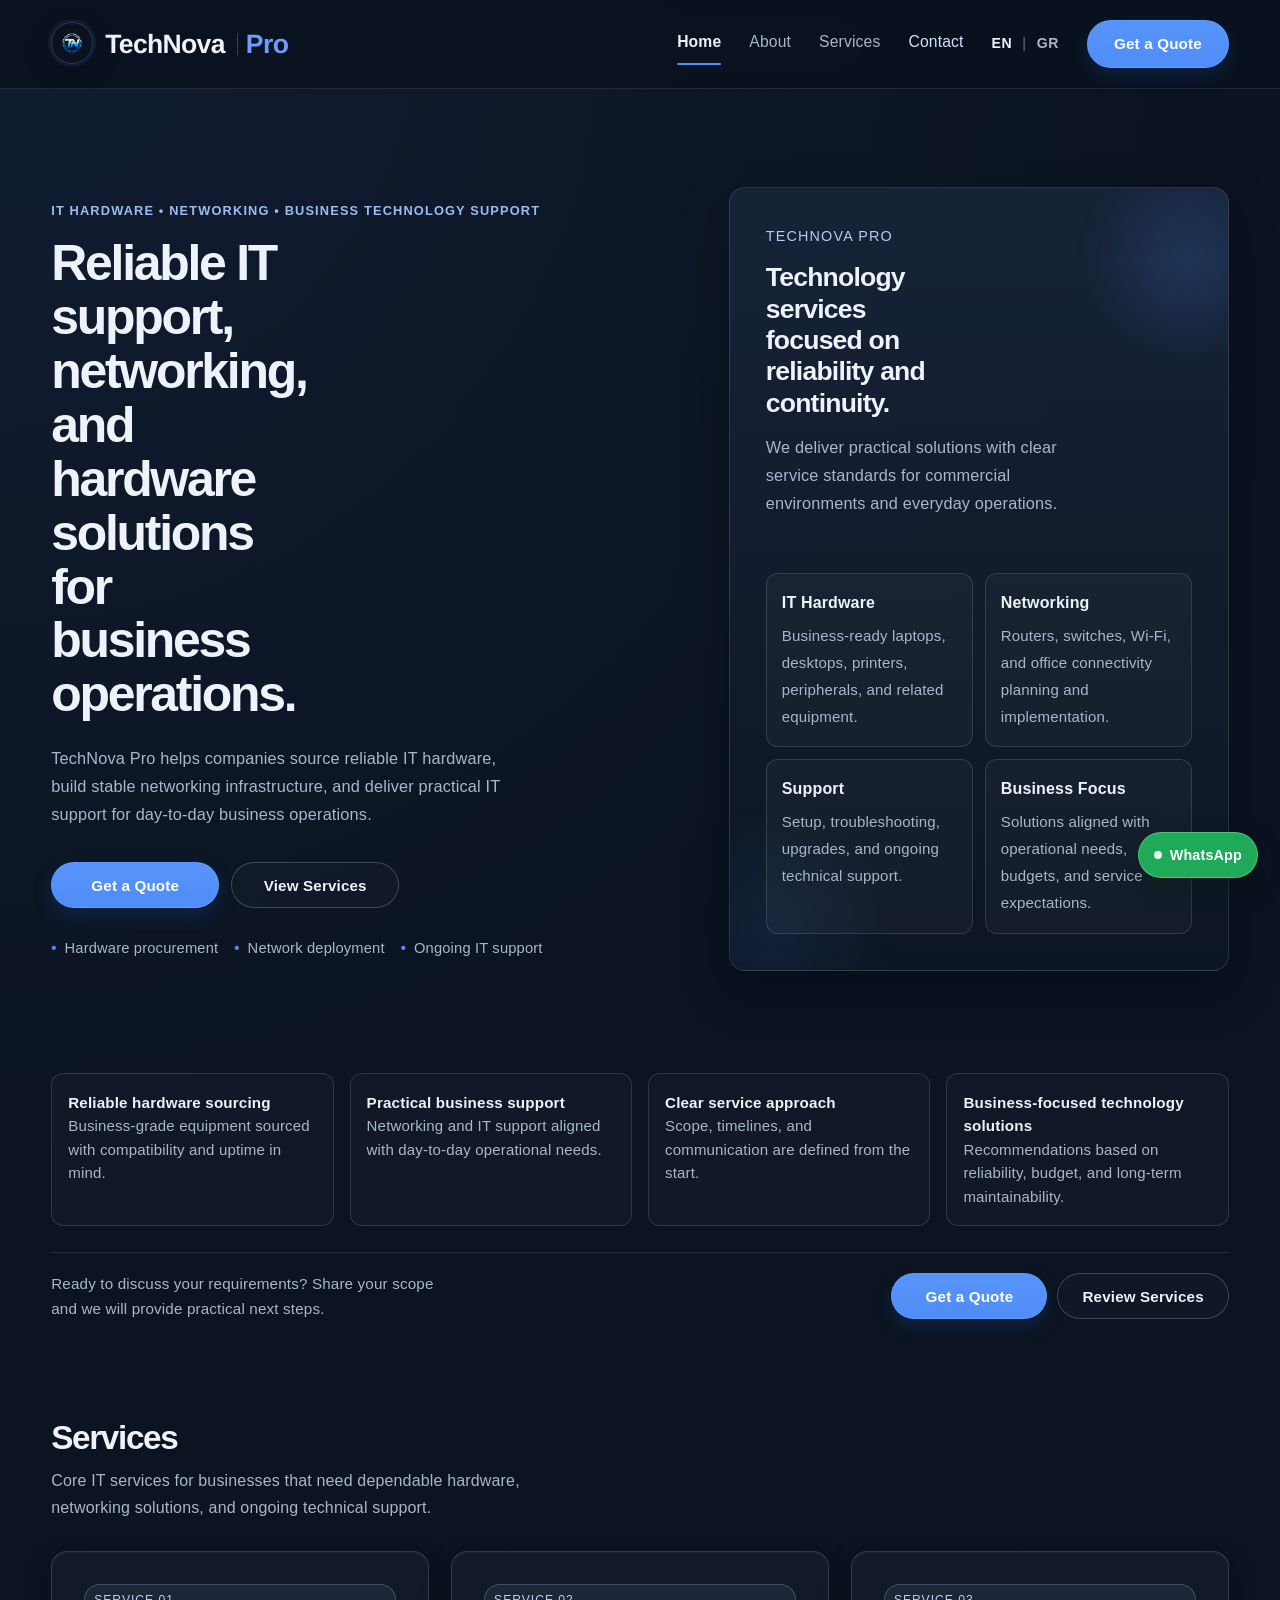
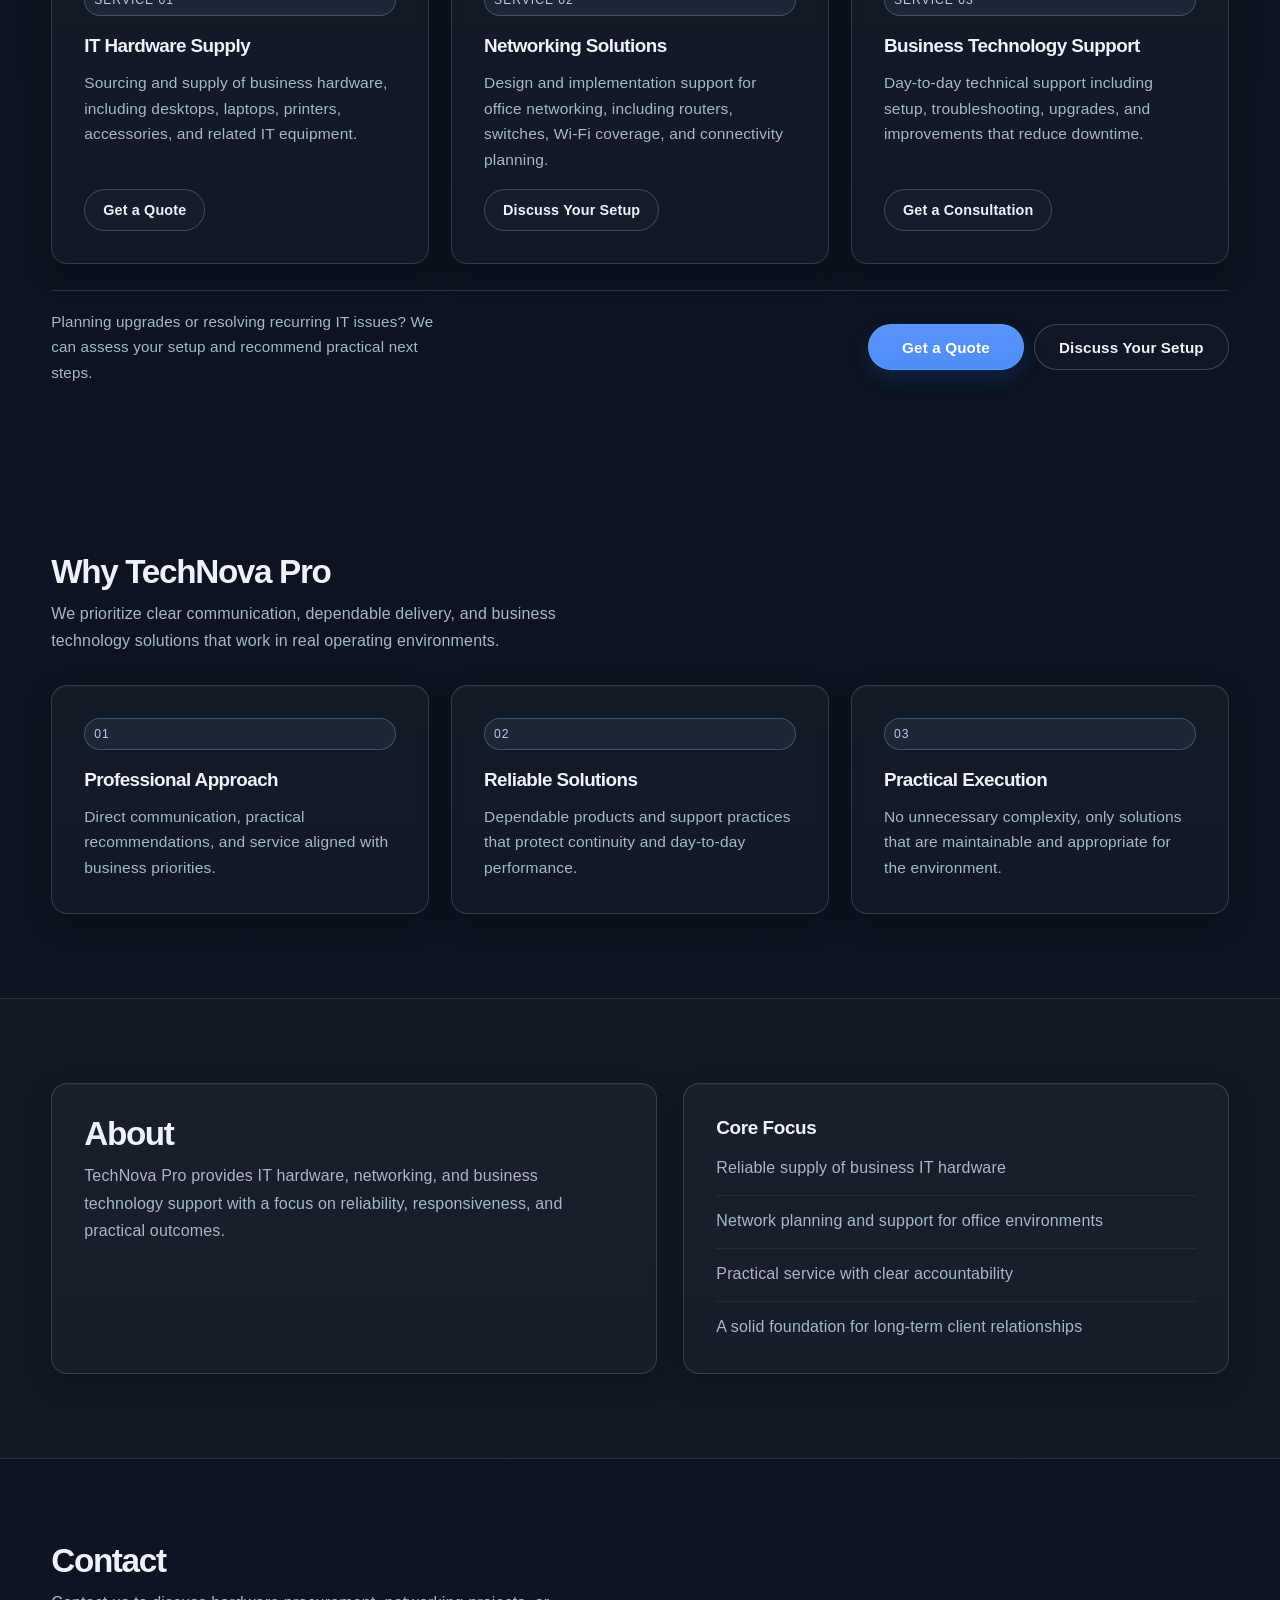
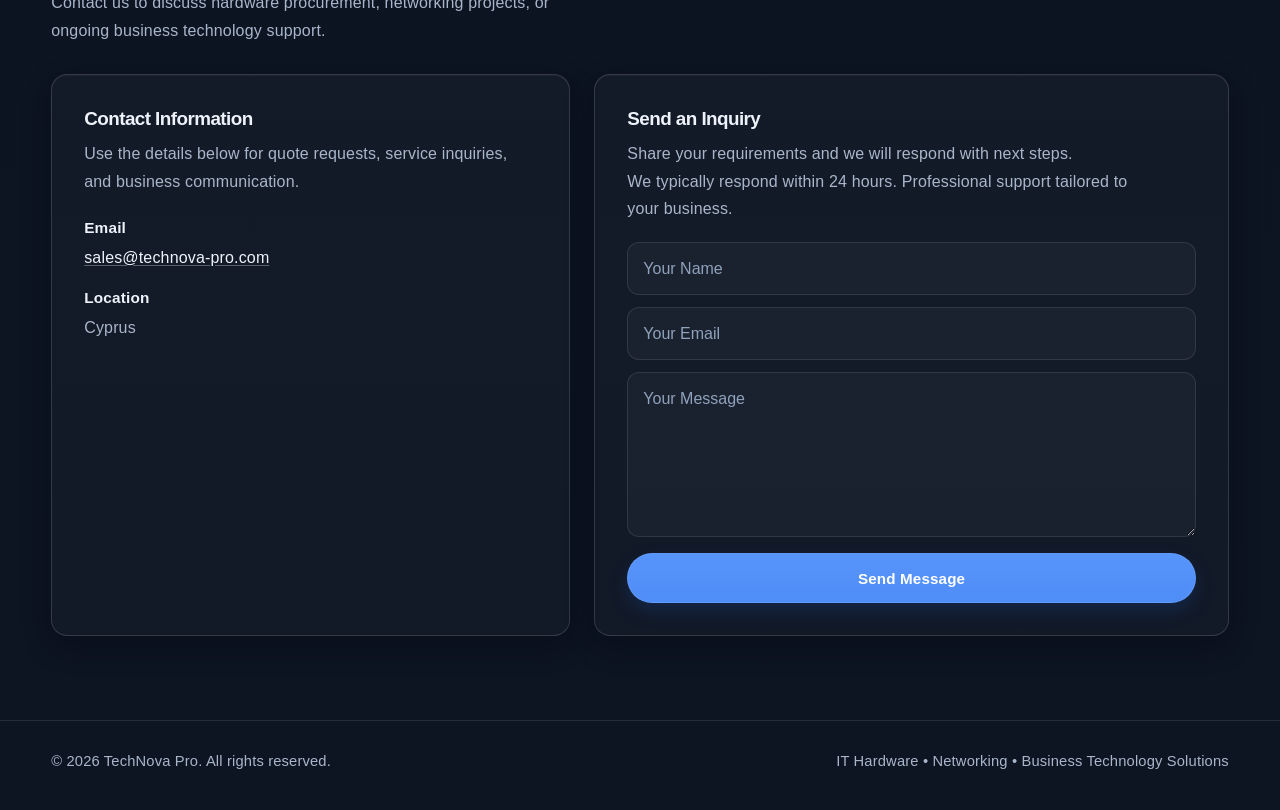
<file: index.html>
<!doctype html>
<html lang="en">
  <head>
    <meta charset="UTF-8" />
    <meta name="viewport" content="width=device-width, initial-scale=1.0" />
    <title>IT Support, Networking & Hardware Solutions | TechNova Pro</title>
    <meta
      name="description"
      content="TechNova Pro delivers business IT support, hardware supply, and reliable networking solutions for day-to-day operations."
    />
    <meta name="theme-color" content="#0d1422" />
    <link rel="canonical" href="https://technova-pro.com/" />
    <link rel="alternate" hreflang="en" href="https://technova-pro.com/" />
    <link rel="alternate" hreflang="el" href="https://technova-pro.com/gr/" />
    <link rel="icon" type="image/png" href="/favicon-32x32.png" />
    <link rel="manifest" href="/site.webmanifest" />
    <meta property="og:type" content="website" />
    <meta property="og:title" content="IT Support, Networking & Hardware Solutions | TechNova Pro" />
    <meta
      property="og:description"
      content="TechNova Pro delivers business IT support, hardware supply, and reliable networking solutions for day-to-day operations."
    />
    <meta property="og:url" content="https://technova-pro.com/" />
    <meta property="og:image" content="https://technova-pro.com/assets/logo-mark.png" />
    <meta property="og:site_name" content="TechNova Pro" />
    <meta name="twitter:card" content="summary" />
    <meta name="twitter:title" content="IT Support, Networking & Hardware Solutions | TechNova Pro" />
    <meta
      name="twitter:description"
      content="TechNova Pro delivers business IT support, hardware supply, and reliable networking solutions for day-to-day operations."
    />
    <meta name="twitter:image" content="https://technova-pro.com/assets/logo-mark.png" />
    <script type="application/ld+json">
      {
        "@context": "https://schema.org",
        "@type": "Organization",
        "name": "TechNova Pro",
        "url": "https://technova-pro.com/",
        "logo": "https://technova-pro.com/assets/logo-mark.png"
      }
    </script>
    <script async src="https://www.googletagmanager.com/gtag/js?id=G-CLG16D0WDW"></script>
    <script>
      window.dataLayer = window.dataLayer || [];
      function gtag(){dataLayer.push(arguments);}
      gtag('js', new Date());
      gtag('config', 'G-CLG16D0WDW');
    </script>
    <link rel="preload" href="style.css" as="style" />
    <link rel="stylesheet" href="style.css" />
  </head>
  <body>
    <header class="site-header">
      <div class="container nav">
        <a href="index.html" class="brand">
          <img src="assets/logo-mark.png" alt="TechNova Pro logo" class="brand-logo" />
          TechNova <span>Pro</span>
        </a>

        <div class="nav-right">
          <nav class="nav-links" aria-label="Primary">
            <a href="index.html" aria-current="page">Home</a>
            <a href="about.html">About</a>
            <a href="services.html">Services</a>
            <a href="contact.html" class="nav-contact-link">Contact</a>
          </nav>
          <div class="lang-switcher" aria-label="Language switcher">
            <a href="index.html" aria-current="true">EN</a>
            <span>|</span>
            <a href="gr/">GR</a>
          </div>
          <a href="#contact" class="btn">Get a Quote</a>
        </div>
      </div>
    </header>

    <main>
      <section class="hero" id="home">
        <div class="container hero-grid">
          <div>
            <div class="hero-label">
              IT Hardware &bull; Networking &bull; Business Technology Support
            </div>
            <h1>
              Reliable IT support, networking, and hardware solutions for business operations.
            </h1>
            <p>
              TechNova Pro helps companies source reliable IT hardware, build
              stable networking infrastructure, and deliver practical IT support
              for day-to-day business operations.
            </p>

            <div class="hero-actions">
              <a href="#contact" class="btn">Get a Quote</a>
              <a href="services.html" class="btn-outline">View Services</a>
            </div>

            <div class="hero-notes">
              <span>Hardware procurement</span>
              <span>Network deployment</span>
              <span>Ongoing IT support</span>
            </div>
          </div>

          <aside class="hero-panel">
            <div class="panel-top">
              <div class="panel-kicker">TechNova Pro</div>
              <h3>Technology services focused on reliability and continuity.</h3>
              <p>
                We deliver practical solutions with clear service standards for
                commercial environments and everyday operations.
              </p>
            </div>

            <div class="panel-bottom">
              <div class="panel-grid">
                <div class="mini-card">
                  <strong>IT Hardware</strong>
                  <span
                    >Business-ready laptops, desktops, printers, peripherals,
                    and related equipment.</span
                  >
                </div>
                <div class="mini-card">
                  <strong>Networking</strong>
                  <span
                    >Routers, switches, Wi-Fi, and office connectivity planning
                    and implementation.</span
                  >
                </div>
                <div class="mini-card">
                  <strong>Support</strong>
                  <span
                    >Setup, troubleshooting, upgrades, and ongoing technical
                    support.</span
                  >
                </div>
                <div class="mini-card">
                  <strong>Business Focus</strong>
                  <span
                    >Solutions aligned with operational needs, budgets, and
                    service expectations.</span
                  >
                </div>
              </div>
            </div>
          </aside>
        </div>
      </section>

      <section class="credibility">
        <div class="container">
          <h2 class="visually-hidden">Business Credibility</h2>
          <div class="trust-grid">
            <div class="trust-item">
              <strong>Reliable hardware sourcing</strong><br />
              Business-grade equipment sourced with compatibility and uptime in mind.
            </div>
            <div class="trust-item">
              <strong>Practical business support</strong><br />
              Networking and IT support aligned with day-to-day operational needs.
            </div>
            <div class="trust-item">
              <strong>Clear service approach</strong><br />
              Scope, timelines, and communication are defined from the start.
            </div>
            <div class="trust-item">
              <strong>Business-focused technology solutions</strong><br />
              Recommendations based on reliability, budget, and long-term maintainability.
            </div>
          </div>
          <div class="section-cta">
            <p>
              Ready to discuss your requirements? Share your scope and we will
              provide practical next steps.
            </p>
            <div class="section-cta-actions">
              <a href="#contact" class="btn">Get a Quote</a>
              <a href="services.html" class="btn-outline">Review Services</a>
            </div>
          </div>
        </div>
      </section>

      <section id="services">
        <div class="container">
          <div class="section-head">
            <div>
              <h2>Services</h2>
              <p>
                Core IT services for businesses that need dependable hardware,
                networking solutions, and ongoing technical support.
              </p>
            </div>
          </div>

          <div class="services-grid">
            <article class="card">
              <div class="card-tag">Service 01</div>
              <h3>IT Hardware Supply</h3>
              <p>
                Sourcing and supply of business hardware, including desktops,
                laptops, printers, accessories, and related IT equipment.
              </p>
              <div class="card-cta">
                <a href="#contact" class="btn-outline">Get a Quote</a>
              </div>
            </article>

            <article class="card">
              <div class="card-tag">Service 02</div>
              <h3>Networking Solutions</h3>
              <p>
                Design and implementation support for office networking,
                including routers, switches, Wi-Fi coverage, and connectivity
                planning.
              </p>
              <div class="card-cta">
                <a href="contact.html" class="btn-outline">Discuss Your Setup</a>
              </div>
            </article>

            <article class="card">
              <div class="card-tag">Service 03</div>
              <h3>Business Technology Support</h3>
              <p>
                Day-to-day technical support including setup, troubleshooting,
                upgrades, and improvements that reduce downtime.
              </p>
              <div class="card-cta">
                <a href="contact.html" class="btn-outline">Get a Consultation</a>
              </div>
            </article>
          </div>

          <div class="section-cta">
            <p>
              Planning upgrades or resolving recurring IT issues? We can assess
              your setup and recommend practical next steps.
            </p>
            <div class="section-cta-actions">
              <a href="#contact" class="btn">Get a Quote</a>
              <a href="#contact" class="btn-outline">Discuss Your Setup</a>
            </div>
          </div>
        </div>
      </section>

      <section>
        <div class="container">
          <div class="section-head">
            <div>
              <h2>Why TechNova Pro</h2>
              <p>
                We prioritize clear communication, dependable delivery, and
                business technology solutions that work in real operating environments.
              </p>
            </div>
          </div>

          <div class="why-grid">
            <article class="card">
              <div class="card-tag">01</div>
              <h3>Professional Approach</h3>
              <p>
                Direct communication, practical recommendations, and service
                aligned with business priorities.
              </p>
            </article>

            <article class="card">
              <div class="card-tag">02</div>
              <h3>Reliable Solutions</h3>
              <p>
                Dependable products and support practices that protect
                continuity and day-to-day performance.
              </p>
            </article>

            <article class="card">
              <div class="card-tag">03</div>
              <h3>Practical Execution</h3>
              <p>
                No unnecessary complexity, only solutions that are maintainable
                and appropriate for the environment.
              </p>
            </article>
          </div>
        </div>
      </section>

      <section class="about" id="about">
        <div class="container about-grid">
          <div class="about-panel">
            <div class="section-head block">
              <h2>About</h2>
              <p>
                TechNova Pro provides IT hardware, networking, and business
                technology support with a focus on reliability, responsiveness,
                and practical outcomes.
              </p>
            </div>
          </div>

          <div class="about-panel">
            <h3 class="panel-title">Core Focus</h3>
            <ul class="about-list">
              <li>Reliable supply of business IT hardware</li>
              <li>Network planning and support for office environments</li>
              <li>Practical service with clear accountability</li>
              <li>
                A solid foundation for long-term client relationships
              </li>
            </ul>
          </div>
        </div>
      </section>

      <section id="contact">
        <div class="container">
          <div class="section-head">
            <div>
              <h2>Contact</h2>
              <p>
                Contact us to discuss hardware procurement, networking projects,
                or ongoing business technology support.
              </p>
            </div>
          </div>

          <div class="contact-grid">
            <div class="contact-card">
              <h3 class="panel-title">Contact Information</h3>
              <p class="text-muted">
                Use the details below for quote requests, service inquiries, and
                business communication.
              </p>

              <div class="contact-block">
                <div>
                  <strong>Email</strong>
                  <span>
                    <a href="mailto:sales@technova-pro.com"
                      >sales@technova-pro.com</a
                    >
                  </span>
                </div>
                <div>
                  <strong>Location</strong>
                  <span>Cyprus</span>
                </div>
              </div>
            </div>

            <div class="form-card">
              <h3 class="panel-title">Send an Inquiry</h3>
              <p class="text-muted">
                Share your requirements and we will respond with next steps.
              </p>
              <p class="text-muted">
                We typically respond within 24 hours. Professional support
                tailored to your business.
              </p>

              <form
                id="contact-form"
                name="contact"
                method="POST"
                action="/"
                netlify="true"
                data-netlify="true"
                data-netlify-honeypot="bot-field"
              >
                <input type="hidden" name="form-name" value="contact" />
                <p hidden>
                  <label>
                    Do not fill this out if you are human:
                    <input name="bot-field" />
                  </label>
                </p>

                <input
                  type="text"
                  name="name"
                  placeholder="Your Name"
                  autocomplete="name"
                  aria-label="Your name"
                  required
                />

                <input
                  type="email"
                  name="email"
                  placeholder="Your Email"
                  autocomplete="email"
                  aria-label="Your email"
                  required
                />

                <textarea
                  name="message"
                  placeholder="Your Message"
                  aria-label="Your message"
                  required
                ></textarea>

                <button type="submit" class="btn">Send Message</button>

                <p
                  id="contact-success"
                  class="form-status form-status-success"
                  hidden
                  role="status"
                  aria-live="polite"
                  tabindex="-1"
                >
                  Thank you. Your inquiry has been sent successfully.
                </p>

                <p
                  id="contact-error"
                  class="form-status form-status-error"
                  hidden
                  role="alert"
                  aria-live="polite"
                  tabindex="-1"
                >
                  Something went wrong. Please try again.
                </p>
              </form>
            </div>
          </div>
        </div>
      </section>
    </main>

    <footer class="site-footer">
      <div class="container footer-row">
        <p>&copy; 2026 TechNova Pro. All rights reserved.</p>
        <p>IT Hardware &bull; Networking &bull; Business Technology Solutions</p>
      </div>
    </footer>

    <a
      class="whatsapp-float"
      href="https://wa.me/35799123456?text=Hello%2C%20I%20would%20like%20to%20discuss%20your%20services."
      target="_blank"
      rel="noopener noreferrer"
      aria-label="Chat with TechNova Pro on WhatsApp"
    >
      <span class="whatsapp-float__dot" aria-hidden="true"></span>
      <span class="whatsapp-float__label">WhatsApp</span>
    </a>

    <script>
      (function () {
        var form = document.getElementById("contact-form");
        var success = document.getElementById("contact-success");
        var error = document.getElementById("contact-error");
        var submitButton = form ? form.querySelector('button[type="submit"]') : null;
        var defaultButtonText = submitButton ? submitButton.textContent : "";

        if (!form || !success || !error || !submitButton) return;

        function encode(formData) {
          return Array.from(formData.entries())
            .map(function (entry) {
              return (
                encodeURIComponent(entry[0]) +
                "=" +
                encodeURIComponent(entry[1])
              );
            })
            .join("&");
        }

        function setStatus(activeMessage) {
          success.hidden = activeMessage !== success;
          error.hidden = activeMessage !== error;

          if (activeMessage) {
            activeMessage.focus();
          }
        }

        form.addEventListener("input", function () {
          setStatus(null);
        });

        form.addEventListener("submit", function (event) {
          event.preventDefault();
          setStatus(null);
          submitButton.disabled = true;
          submitButton.setAttribute("aria-disabled", "true");
          submitButton.textContent = "Sending...";
          submitButton.setAttribute("aria-busy", "true");

          var formData = new FormData(form);

          fetch("/", {
            method: "POST",
            headers: {
              "Content-Type": "application/x-www-form-urlencoded",
            },
            body: encode(formData),
          })
            .then(function (response) {
              if (!response.ok) throw new Error("Request failed");
              form.reset();
              setStatus(success);
            })
            .catch(function () {
              setStatus(error);
            })
            .finally(function () {
              submitButton.disabled = false;
              submitButton.removeAttribute("aria-disabled");
              submitButton.textContent = defaultButtonText;
              submitButton.removeAttribute("aria-busy");
            });
        });
      })();
    </script>
  </body>
</html>
</file>
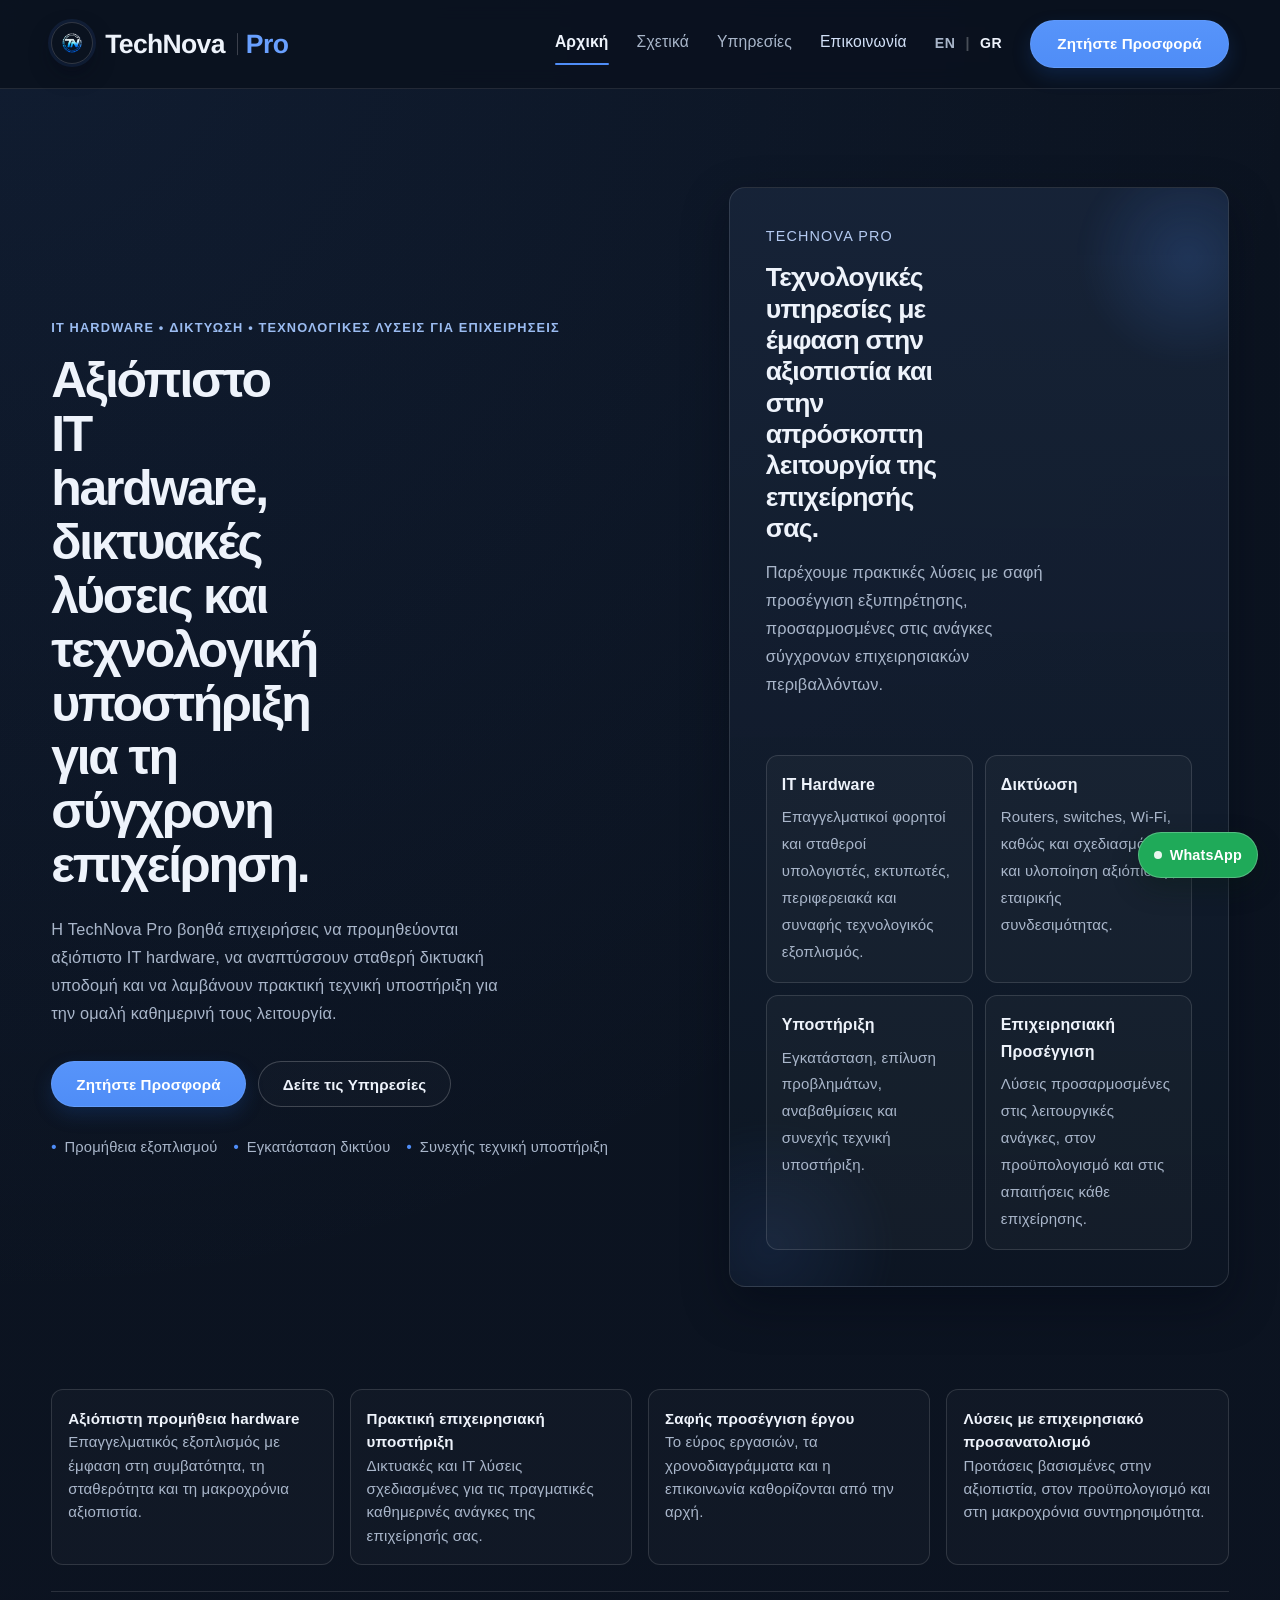
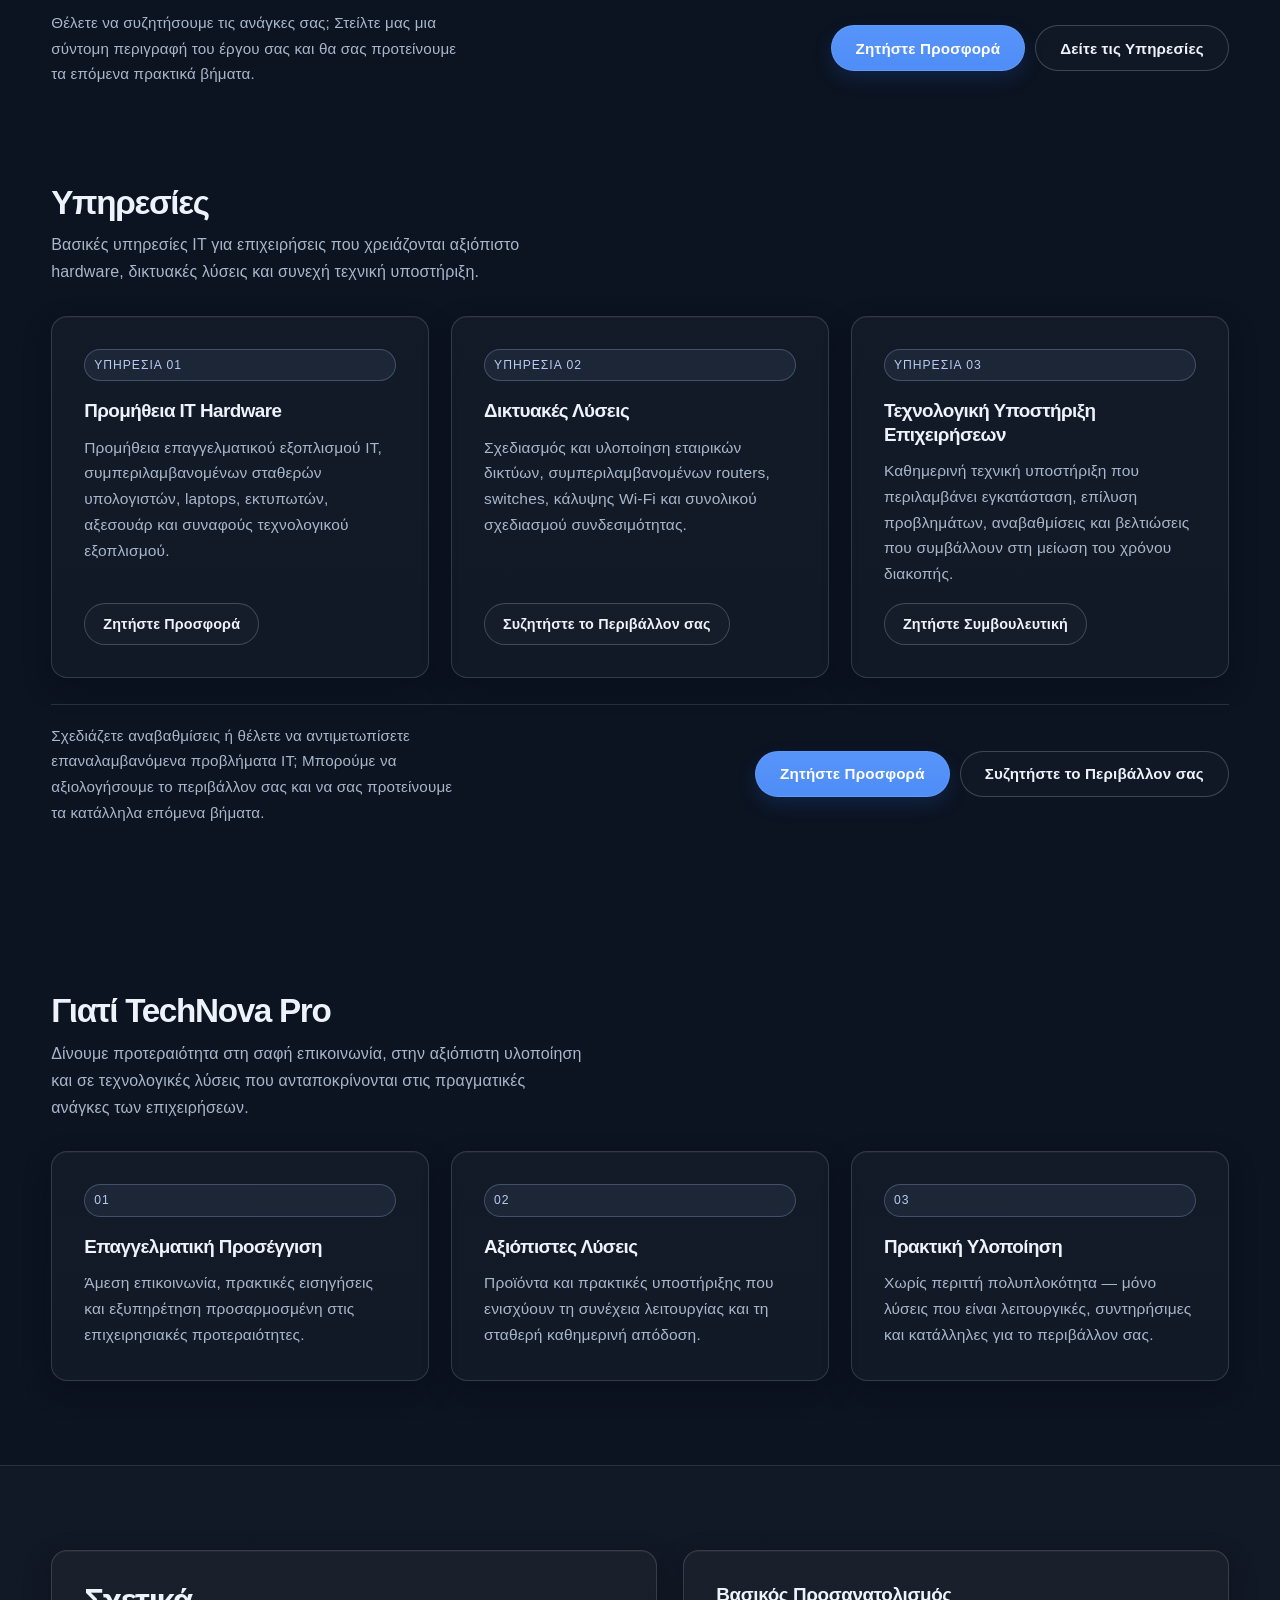
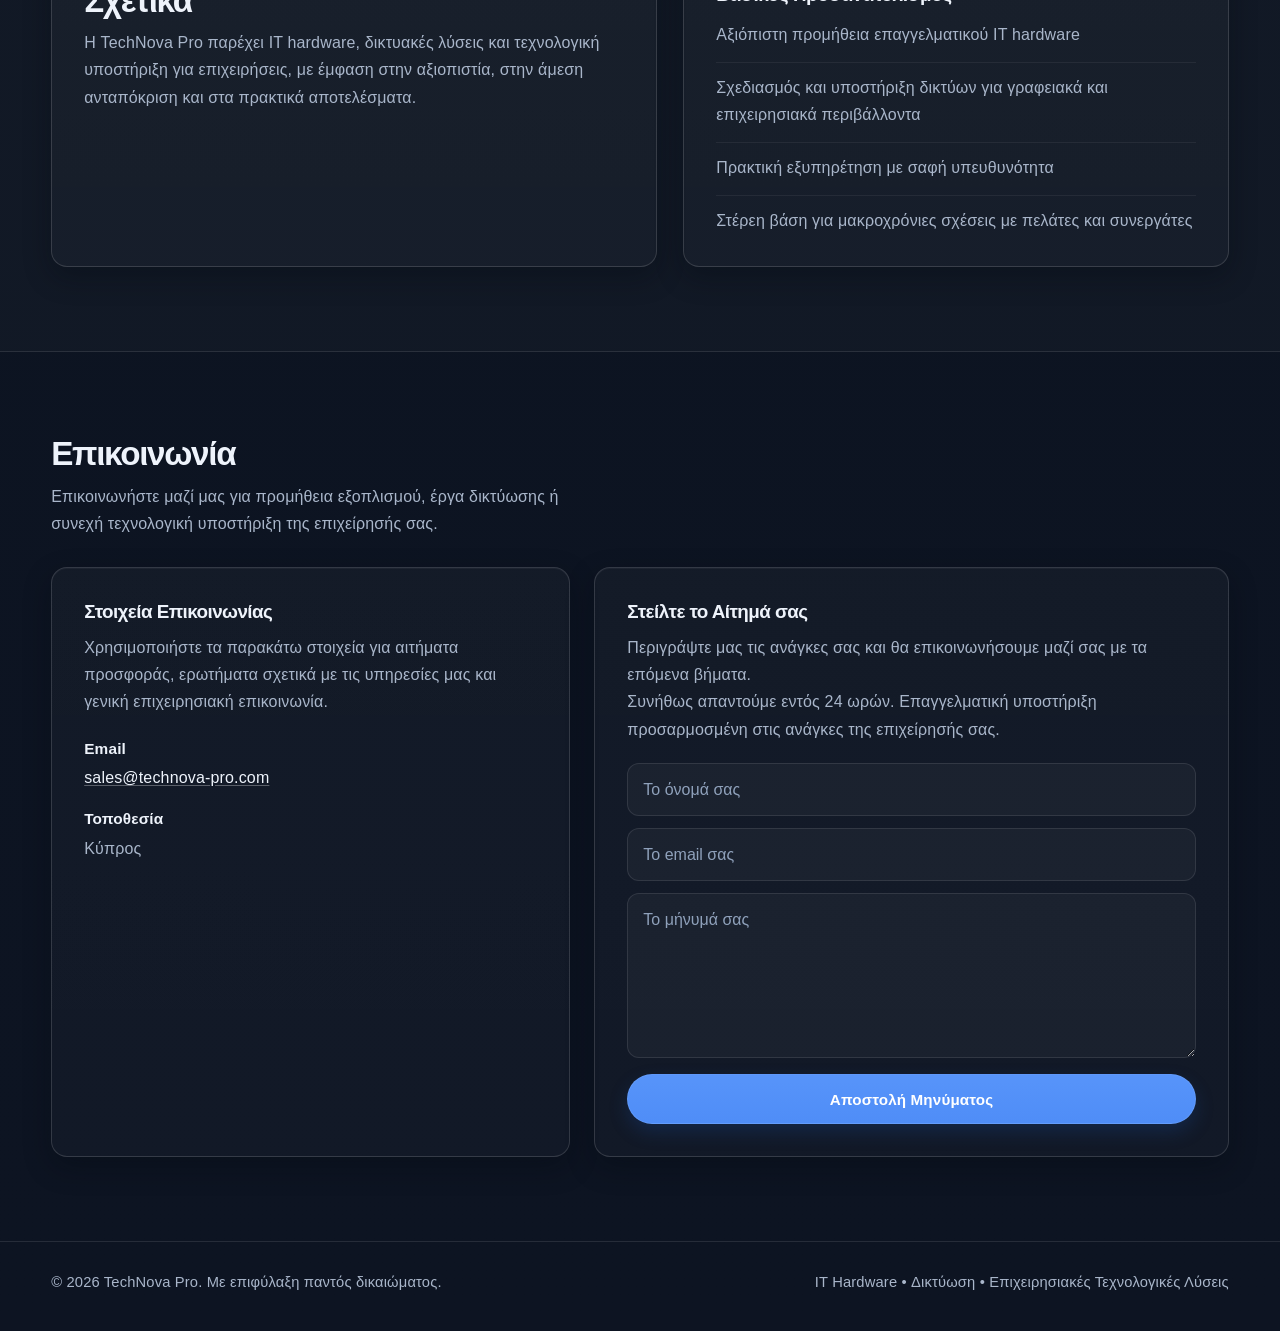
<file: gr/index.html>
<!doctype html>
<html lang="el">
  <head>
    <meta charset="UTF-8" />
    <meta name="viewport" content="width=device-width, initial-scale=1.0" />
    <title>IT Hardware • Δικτύωση • Τεχνολογικές Λύσεις για Επιχειρήσεις | TechNova Pro</title>
    <meta
      name="description"
      content="Η TechNova Pro βοηθά επιχειρήσεις να προμηθεύονται αξιόπιστο IT hardware, να αναπτύσσουν σταθερή δικτυακή υποδομή και να λαμβάνουν πρακτική τεχνική υποστήριξη για την ομαλή καθημερινή τους λειτουργία."
    />
    <meta name="theme-color" content="#0d1422" />
    <link rel="canonical" href="https://technova-pro.com/gr/" />
    <link rel="alternate" hreflang="el" href="https://technova-pro.com/gr/" />
    <link rel="alternate" hreflang="en" href="https://technova-pro.com/" />
    <link rel="icon" type="image/png" href="/favicon-32x32.png" />
    <link rel="manifest" href="/site.webmanifest" />
    <meta property="og:type" content="website" />
    <meta property="og:title" content="IT Hardware • Δικτύωση • Τεχνολογικές Λύσεις για Επιχειρήσεις | TechNova Pro" />
    <meta
      property="og:description"
      content="Η TechNova Pro βοηθά επιχειρήσεις να προμηθεύονται αξιόπιστο IT hardware, να αναπτύσσουν σταθερή δικτυακή υποδομή και να λαμβάνουν πρακτική τεχνική υποστήριξη για την ομαλή καθημερινή τους λειτουργία."
    />
    <meta property="og:url" content="https://technova-pro.com/gr/" />
    <meta property="og:image" content="https://technova-pro.com/assets/logo-mark.png" />
    <meta property="og:site_name" content="TechNova Pro" />
    <meta name="twitter:card" content="summary" />
    <meta name="twitter:title" content="IT Hardware • Δικτύωση • Τεχνολογικές Λύσεις για Επιχειρήσεις | TechNova Pro" />
    <meta
      name="twitter:description"
      content="Η TechNova Pro βοηθά επιχειρήσεις να προμηθεύονται αξιόπιστο IT hardware, να αναπτύσσουν σταθερή δικτυακή υποδομή και να λαμβάνουν πρακτική τεχνική υποστήριξη για την ομαλή καθημερινή τους λειτουργία."
    />
    <meta name="twitter:image" content="https://technova-pro.com/assets/logo-mark.png" />
    <script type="application/ld+json">
      {
        "@context": "https://schema.org",
        "@type": "Organization",
        "name": "TechNova Pro",
        "url": "https://technova-pro.com/gr/",
        "logo": "https://technova-pro.com/assets/logo-mark.png"
      }
    </script>
    <script async src="https://www.googletagmanager.com/gtag/js?id=G-CLG16D0WDW"></script>
    <script>
      window.dataLayer = window.dataLayer || [];
      function gtag(){dataLayer.push(arguments);}
      gtag('js', new Date());
      gtag('config', 'G-CLG16D0WDW');
    </script>
    <link rel="preload" href="/style.css" as="style" />
    <link rel="stylesheet" href="/style.css" />
  </head>
  <body>
    <header class="site-header">
      <div class="container nav">
        <a href="index.html" class="brand">
          <img src="/assets/logo-mark.png" alt="Λογότυπο TechNova Pro" class="brand-logo" />
          TechNova <span>Pro</span>
        </a>

        <div class="nav-right">
          <nav class="nav-links" aria-label="Κύρια πλοήγηση">
            <a href="index.html" aria-current="page">Αρχική</a>
            <a href="about.html">Σχετικά</a>
            <a href="services.html">Υπηρεσίες</a>
            <a href="contact.html" class="nav-contact-link">Επικοινωνία</a>
          </nav>
          <div class="lang-switcher" aria-label="Εναλλαγή γλώσσας">
            <a href="/">EN</a>
            <span>|</span>
            <a href="index.html" aria-current="true">GR</a>
          </div>
          <a href="#contact" class="btn">Ζητήστε Προσφορά</a>
        </div>
      </div>
    </header>

    <main>
      <section class="hero" id="home">
        <div class="container hero-grid">
          <div>
            <div class="hero-label">
              IT Hardware &bull; Δικτύωση &bull; Τεχνολογικές Λύσεις για Επιχειρήσεις
            </div>
            <h1>
              Αξιόπιστο IT hardware, δικτυακές λύσεις και τεχνολογική υποστήριξη για τη σύγχρονη επιχείρηση.
            </h1>
            <p>
              Η TechNova Pro βοηθά επιχειρήσεις να προμηθεύονται αξιόπιστο IT hardware, να αναπτύσσουν σταθερή δικτυακή υποδομή και να λαμβάνουν πρακτική τεχνική υποστήριξη για την ομαλή καθημερινή τους λειτουργία.
            </p>

            <div class="hero-actions">
              <a href="#contact" class="btn">Ζητήστε Προσφορά</a>
              <a href="services.html" class="btn-outline">Δείτε τις Υπηρεσίες</a>
            </div>

            <div class="hero-notes">
              <span>Προμήθεια εξοπλισμού</span>
              <span>Εγκατάσταση δικτύου</span>
              <span>Συνεχής τεχνική υποστήριξη</span>
            </div>
          </div>

          <aside class="hero-panel">
            <div class="panel-top">
              <div class="panel-kicker">TechNova Pro</div>
              <h3>Τεχνολογικές υπηρεσίες με έμφαση στην αξιοπιστία και στην απρόσκοπτη λειτουργία της επιχείρησής σας.</h3>
              <p>
                Παρέχουμε πρακτικές λύσεις με σαφή προσέγγιση εξυπηρέτησης, προσαρμοσμένες στις ανάγκες σύγχρονων επιχειρησιακών περιβαλλόντων.
              </p>
            </div>

            <div class="panel-bottom">
              <div class="panel-grid">
                <div class="mini-card">
                  <strong>IT Hardware</strong>
                  <span
                    >Επαγγελματικοί φορητοί και σταθεροί υπολογιστές, εκτυπωτές, περιφερειακά και συναφής τεχνολογικός εξοπλισμός.</span
                  >
                </div>
                <div class="mini-card">
                  <strong>Δικτύωση</strong>
                  <span
                    >Routers, switches, Wi-Fi, καθώς και σχεδιασμός και υλοποίηση αξιόπιστης εταιρικής συνδεσιμότητας.</span
                  >
                </div>
                <div class="mini-card">
                  <strong>Υποστήριξη</strong>
                  <span
                    >Εγκατάσταση, επίλυση προβλημάτων, αναβαθμίσεις και συνεχής τεχνική υποστήριξη.</span
                  >
                </div>
                <div class="mini-card">
                  <strong>Επιχειρησιακή Προσέγγιση</strong>
                  <span
                    >Λύσεις προσαρμοσμένες στις λειτουργικές ανάγκες, στον προϋπολογισμό και στις απαιτήσεις κάθε επιχείρησης.</span
                  >
                </div>
              </div>
            </div>
          </aside>
        </div>
      </section>

      <section class="credibility">
        <div class="container">
          <h2 class="visually-hidden">Σημεία Αξιοπιστίας</h2>
          <div class="trust-grid">
            <div class="trust-item">
              <strong>Αξιόπιστη προμήθεια hardware</strong><br />
              Επαγγελματικός εξοπλισμός με έμφαση στη συμβατότητα, τη σταθερότητα και τη μακροχρόνια αξιοπιστία.
            </div>
            <div class="trust-item">
              <strong>Πρακτική επιχειρησιακή υποστήριξη</strong><br />
              Δικτυακές και IT λύσεις σχεδιασμένες για τις πραγματικές καθημερινές ανάγκες της επιχείρησής σας.
            </div>
            <div class="trust-item">
              <strong>Σαφής προσέγγιση έργου</strong><br />
              Το εύρος εργασιών, τα χρονοδιαγράμματα και η επικοινωνία καθορίζονται από την αρχή.
            </div>
            <div class="trust-item">
              <strong>Λύσεις με επιχειρησιακό προσανατολισμό</strong><br />
              Προτάσεις βασισμένες στην αξιοπιστία, στον προϋπολογισμό και στη μακροχρόνια συντηρησιμότητα.
            </div>
          </div>
          <div class="section-cta">
            <p>
              Θέλετε να συζητήσουμε τις ανάγκες σας; Στείλτε μας μια σύντομη περιγραφή του έργου σας και θα σας προτείνουμε τα επόμενα πρακτικά βήματα.
            </p>
            <div class="section-cta-actions">
              <a href="#contact" class="btn">Ζητήστε Προσφορά</a>
              <a href="services.html" class="btn-outline">Δείτε τις Υπηρεσίες</a>
            </div>
          </div>
        </div>
      </section>

      <section id="services">
        <div class="container">
          <div class="section-head">
            <div>
              <h2>Υπηρεσίες</h2>
              <p>
                Βασικές υπηρεσίες IT για επιχειρήσεις που χρειάζονται αξιόπιστο
                hardware, δικτυακές λύσεις και συνεχή τεχνική υποστήριξη.
              </p>
            </div>
          </div>

          <div class="services-grid">
            <article class="card">
              <div class="card-tag">Υπηρεσία 01</div>
              <h3>Προμήθεια IT Hardware</h3>
              <p>
                Προμήθεια επαγγελματικού εξοπλισμού IT, συμπεριλαμβανομένων σταθερών υπολογιστών, laptops, εκτυπωτών, αξεσουάρ και συναφούς τεχνολογικού εξοπλισμού.
              </p>
              <div class="card-cta">
                <a href="#contact" class="btn-outline">Ζητήστε Προσφορά</a>
              </div>
            </article>

            <article class="card">
              <div class="card-tag">Υπηρεσία 02</div>
              <h3>Δικτυακές Λύσεις</h3>
              <p>
                Σχεδιασμός και υλοποίηση εταιρικών δικτύων, συμπεριλαμβανομένων routers, switches, κάλυψης Wi-Fi και συνολικού σχεδιασμού συνδεσιμότητας.
              </p>
              <div class="card-cta">
                <a href="contact.html" class="btn-outline">Συζητήστε το Περιβάλλον σας</a>
              </div>
            </article>

            <article class="card">
              <div class="card-tag">Υπηρεσία 03</div>
              <h3>Τεχνολογική Υποστήριξη Επιχειρήσεων</h3>
              <p>
                Καθημερινή τεχνική υποστήριξη που περιλαμβάνει εγκατάσταση, επίλυση προβλημάτων, αναβαθμίσεις και βελτιώσεις που συμβάλλουν στη μείωση του χρόνου διακοπής.
              </p>
              <div class="card-cta">
                <a href="contact.html" class="btn-outline">Ζητήστε Συμβουλευτική</a>
              </div>
            </article>
          </div>

          <div class="section-cta">
            <p>
              Σχεδιάζετε αναβαθμίσεις ή θέλετε να αντιμετωπίσετε επαναλαμβανόμενα προβλήματα IT; Μπορούμε να αξιολογήσουμε το περιβάλλον σας και να σας προτείνουμε τα κατάλληλα επόμενα βήματα.
            </p>
            <div class="section-cta-actions">
              <a href="#contact" class="btn">Ζητήστε Προσφορά</a>
              <a href="#contact" class="btn-outline">Συζητήστε το Περιβάλλον σας</a>
            </div>
          </div>
        </div>
      </section>

      <section>
        <div class="container">
          <div class="section-head">
            <div>
              <h2>Γιατί TechNova Pro</h2>
              <p>
                Δίνουμε προτεραιότητα στη σαφή επικοινωνία, στην αξιόπιστη υλοποίηση και σε τεχνολογικές λύσεις που ανταποκρίνονται στις πραγματικές ανάγκες των επιχειρήσεων.
              </p>
            </div>
          </div>

          <div class="why-grid">
            <article class="card">
              <div class="card-tag">01</div>
              <h3>Επαγγελματική Προσέγγιση</h3>
              <p>
                Άμεση επικοινωνία, πρακτικές εισηγήσεις και εξυπηρέτηση
                προσαρμοσμένη στις επιχειρησιακές προτεραιότητες.
              </p>
            </article>

            <article class="card">
              <div class="card-tag">02</div>
              <h3>Αξιόπιστες Λύσεις</h3>
              <p>
                Προϊόντα και πρακτικές υποστήριξης που ενισχύουν τη συνέχεια λειτουργίας και τη σταθερή καθημερινή απόδοση.
              </p>
            </article>

            <article class="card">
              <div class="card-tag">03</div>
              <h3>Πρακτική Υλοποίηση</h3>
              <p>
                Χωρίς περιττή πολυπλοκότητα — μόνο λύσεις που είναι λειτουργικές, συντηρήσιμες και κατάλληλες για το περιβάλλον σας.
              </p>
            </article>
          </div>
        </div>
      </section>

      <section class="about" id="about">
        <div class="container about-grid">
          <div class="about-panel">
            <div class="section-head block">
              <h2>Σχετικά</h2>
              <p>
                Η TechNova Pro παρέχει IT hardware, δικτυακές λύσεις και τεχνολογική υποστήριξη για επιχειρήσεις, με έμφαση στην αξιοπιστία, στην άμεση ανταπόκριση και στα πρακτικά αποτελέσματα.
              </p>
            </div>
          </div>

          <div class="about-panel">
            <h3 class="panel-title">Βασικός Προσανατολισμός</h3>
            <ul class="about-list">
              <li>Αξιόπιστη προμήθεια επαγγελματικού IT hardware</li>
              <li>Σχεδιασμός και υποστήριξη δικτύων για γραφειακά και επιχειρησιακά περιβάλλοντα</li>
              <li>Πρακτική εξυπηρέτηση με σαφή υπευθυνότητα</li>
              <li>Στέρεη βάση για μακροχρόνιες σχέσεις με πελάτες και συνεργάτες</li>
            </ul>
          </div>
        </div>
      </section>

      <section id="contact">
        <div class="container">
          <div class="section-head">
            <div>
              <h2>Επικοινωνία</h2>
              <p>
                Επικοινωνήστε μαζί μας για προμήθεια εξοπλισμού, έργα δικτύωσης ή συνεχή τεχνολογική υποστήριξη της επιχείρησής σας.
              </p>
            </div>
          </div>

          <div class="contact-grid">
            <div class="contact-card">
              <h3 class="panel-title">Στοιχεία Επικοινωνίας</h3>
              <p class="text-muted">
                Χρησιμοποιήστε τα παρακάτω στοιχεία για αιτήματα προσφοράς, ερωτήματα σχετικά με τις υπηρεσίες μας και γενική επιχειρησιακή επικοινωνία.
              </p>

              <div class="contact-block">
                <div>
                  <strong>Email</strong>
                  <span>
                    <a href="mailto:sales@technova-pro.com"
                      >sales@technova-pro.com</a
                    >
                  </span>
                </div>
                <div>
                  <strong>Τοποθεσία</strong>
                  <span>Κύπρος</span>
                </div>
              </div>
            </div>

            <div class="form-card">
              <h3 class="panel-title">Στείλτε το Αίτημά σας</h3>
              <p class="text-muted">
                Περιγράψτε μας τις ανάγκες σας και θα επικοινωνήσουμε μαζί σας με τα επόμενα βήματα.
              </p>
              <p class="text-muted">
                Συνήθως απαντούμε εντός 24 ωρών. Επαγγελματική υποστήριξη προσαρμοσμένη στις ανάγκες της επιχείρησής σας.
              </p>

              <form
                id="contact-form"
                name="contact"
                method="POST"
                action="/"
                netlify="true"
                data-netlify="true"
                data-netlify-honeypot="bot-field"
              >
                <input type="hidden" name="form-name" value="contact" />
                <p hidden>
                  <label>
                    Μην συμπληρώσετε αυτό το πεδίο αν είστε άνθρωπος:
                    <input name="bot-field" />
                  </label>
                </p>

                <input
                  type="text"
                  name="name"
                  placeholder="Το όνομά σας"
                  autocomplete="name"
                  aria-label="Το όνομά σας"
                  required
                />

                <input
                  type="email"
                  name="email"
                  placeholder="Το email σας"
                  autocomplete="email"
                  aria-label="Το email σας"
                  required
                />

                <textarea
                  name="message"
                  placeholder="Το μήνυμά σας"
                  aria-label="Το μήνυμά σας"
                  required
                ></textarea>

                <button type="submit" class="btn">Αποστολή Μηνύματος</button>

                <p
                  id="contact-success"
                  class="form-status form-status-success"
                  hidden
                  role="status"
                  aria-live="polite"
                  tabindex="-1"
                >
                  Ευχαριστούμε. Το αίτημά σας στάλθηκε με επιτυχία.
                </p>

                <p
                  id="contact-error"
                  class="form-status form-status-error"
                  hidden
                  role="alert"
                  aria-live="polite"
                  tabindex="-1"
                >
                  Παρουσιάστηκε κάποιο πρόβλημα. Παρακαλούμε δοκιμάστε ξανά.
                </p>
              </form>
            </div>
          </div>
        </div>
      </section>
    </main>

    <footer class="site-footer">
      <div class="container footer-row">
        <p>&copy; 2026 TechNova Pro. Με επιφύλαξη παντός δικαιώματος.</p>
        <p>IT Hardware &bull; Δικτύωση &bull; Επιχειρησιακές Τεχνολογικές Λύσεις</p>
      </div>
    </footer>

    <a
      class="whatsapp-float"
      href="https://wa.me/35799123456?text=%CE%93%CE%B5%CE%B9%CE%B1%20%CF%83%CE%B1%CF%82%2C%20%CE%B8%CE%B1%20%CE%AE%CE%B8%CE%B5%CE%BB%CE%B1%20%CE%BD%CE%B1%20%CF%83%CF%85%CE%B6%CE%B7%CF%84%CE%AE%CF%83%CF%89%20%CE%B3%CE%B9%CE%B1%20%CF%84%CE%B9%CF%82%20%CF%85%CF%80%CE%B7%CF%81%CE%B5%CF%83%CE%AF%CE%B5%CF%82%20%CF%83%CE%B1%CF%82."
      target="_blank"
      rel="noopener noreferrer"
      aria-label="Επικοινωνήστε με την TechNova Pro στο WhatsApp"
    >
      <span class="whatsapp-float__dot" aria-hidden="true"></span>
      <span class="whatsapp-float__label">WhatsApp</span>
    </a>

    <script>
      (function () {
        var form = document.getElementById("contact-form");
        var success = document.getElementById("contact-success");
        var error = document.getElementById("contact-error");
        var submitButton = form ? form.querySelector('button[type="submit"]') : null;
        var defaultButtonText = submitButton ? submitButton.textContent : "";

        if (!form || !success || !error || !submitButton) return;

        function encode(formData) {
          return Array.from(formData.entries())
            .map(function (entry) {
              return (
                encodeURIComponent(entry[0]) +
                "=" +
                encodeURIComponent(entry[1])
              );
            })
            .join("&");
        }

        function setStatus(activeMessage) {
          success.hidden = activeMessage !== success;
          error.hidden = activeMessage !== error;

          if (activeMessage) {
            activeMessage.focus();
          }
        }

        form.addEventListener("input", function () {
          setStatus(null);
        });

        form.addEventListener("submit", function (event) {
          event.preventDefault();
          setStatus(null);
          submitButton.disabled = true;
          submitButton.setAttribute("aria-disabled", "true");
          submitButton.textContent = "Αποστολή...";
          submitButton.setAttribute("aria-busy", "true");

          var formData = new FormData(form);

          fetch("/", {
            method: "POST",
            headers: {
              "Content-Type": "application/x-www-form-urlencoded",
            },
            body: encode(formData),
          })
            .then(function (response) {
              if (!response.ok) throw new Error("Request failed");
              form.reset();
              setStatus(success);
            })
            .catch(function () {
              setStatus(error);
            })
            .finally(function () {
              submitButton.disabled = false;
              submitButton.removeAttribute("aria-disabled");
              submitButton.textContent = defaultButtonText;
              submitButton.removeAttribute("aria-busy");
            });
        });
      })();
    </script>
  </body>
</html>
</file>
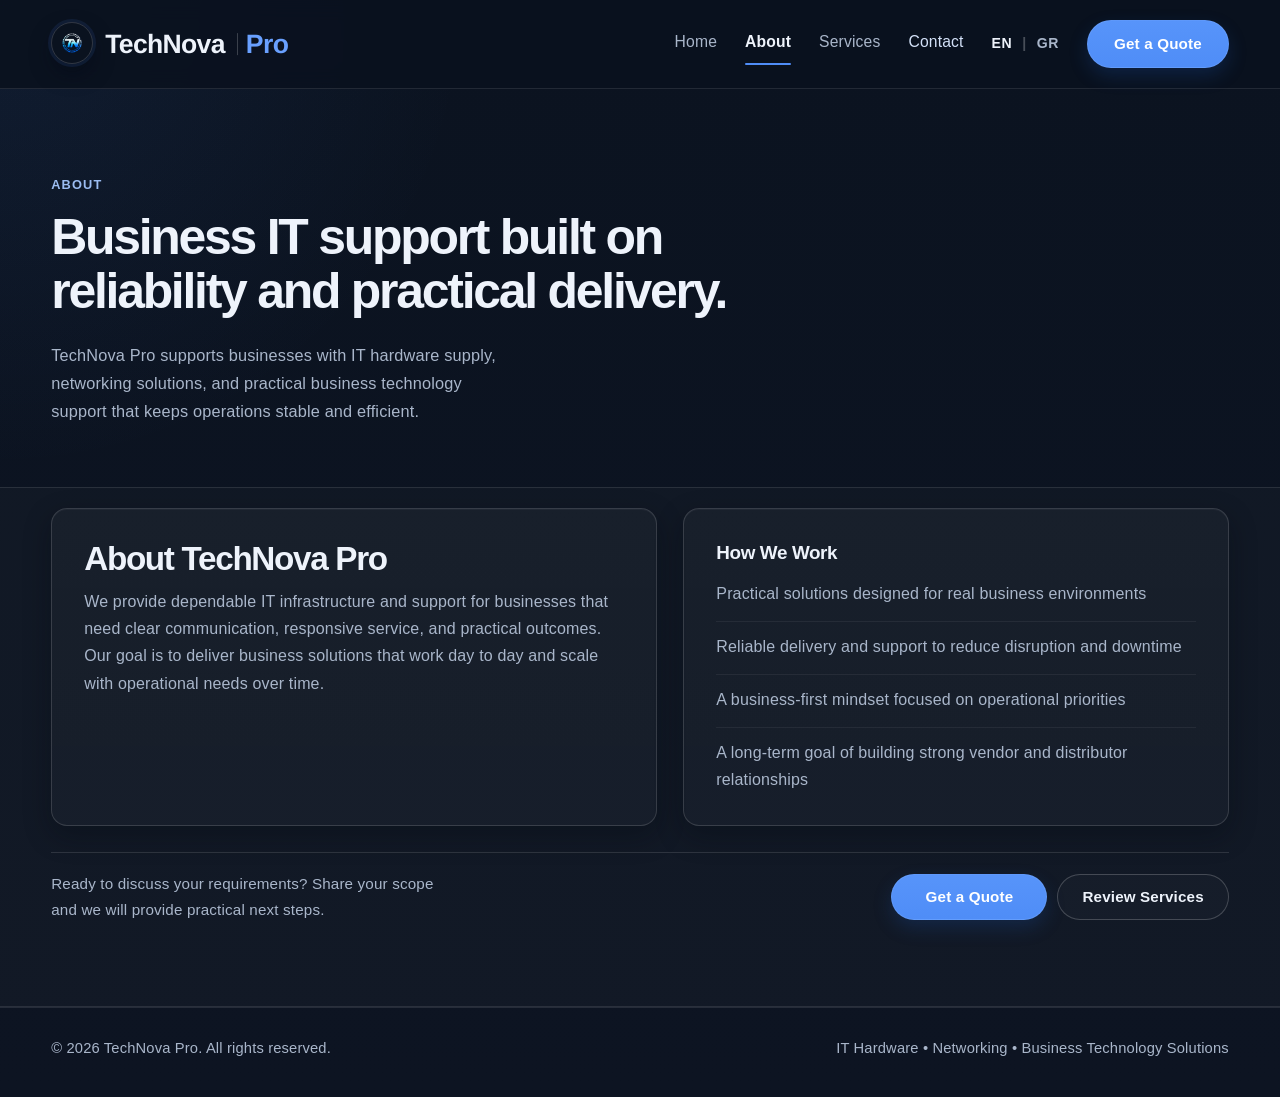
<file: about.html>
<!doctype html>
<html lang="en">
  <head>
    <meta charset="UTF-8" />
    <meta name="viewport" content="width=device-width, initial-scale=1.0" />
    <title>About TechNova Pro | Business IT Support & Technology Services</title>
    <meta
      name="description"
      content="Learn how TechNova Pro supports businesses with practical IT services, dependable delivery, and a clear service approach."
    />
    <meta name="theme-color" content="#0d1422" />
    <link rel="canonical" href="https://technova-pro.com/about.html" />
    <link rel="alternate" hreflang="en" href="https://technova-pro.com/about.html" />
    <link rel="alternate" hreflang="el" href="https://technova-pro.com/gr/about.html" />
    <link rel="icon" type="image/png" href="/favicon-32x32.png" />
    <link rel="manifest" href="/site.webmanifest" />
    <script async src="https://www.googletagmanager.com/gtag/js?id=G-CLG16D0WDW"></script>
    <script>
      window.dataLayer = window.dataLayer || [];
      function gtag(){dataLayer.push(arguments);}
      gtag('js', new Date());
      gtag('config', 'G-CLG16D0WDW');
    </script>
    <link rel="preload" href="style.css" as="style" />
    <link rel="stylesheet" href="style.css" />
  </head>
  <body>
    <header class="site-header">
      <div class="container nav">
        <a href="index.html" class="brand">
          <img src="assets/logo-mark.png" alt="TechNova Pro logo" class="brand-logo" />
          TechNova <span>Pro</span>
        </a>

        <div class="nav-right">
          <nav class="nav-links" aria-label="Primary">
            <a href="index.html">Home</a>
            <a href="about.html" aria-current="page">About</a>
            <a href="services.html">Services</a>
            <a href="contact.html" class="nav-contact-link">Contact</a>
          </nav>
          <div class="lang-switcher" aria-label="Language switcher">
            <a href="about.html" aria-current="true">EN</a>
            <span>|</span>
            <a href="gr/about.html">GR</a>
          </div>
          <a href="contact.html#contact-form" class="btn">Get a Quote</a>
        </div>
      </div>
    </header>

    <main>
      <section class="page-hero">
        <div class="container">
          <div class="hero-label">About</div>
          <h1>Business IT support built on reliability and practical delivery.</h1>
          <p>
            TechNova Pro supports businesses with IT hardware supply, networking
            solutions, and practical business technology support that keeps
            operations stable and efficient.
          </p>
        </div>
      </section>

      <section class="about page-shell">
        <div class="container about-grid">
          <div class="about-panel">
            <div class="section-head block">
              <h2>About TechNova Pro</h2>
              <p>
                We provide dependable IT infrastructure and support for
                businesses that need clear communication, responsive service,
                and practical outcomes. Our goal is to deliver business
                solutions that work day to day and scale with operational needs
                over time.
              </p>
            </div>
          </div>

          <div class="about-panel">
            <h3 class="panel-title">How We Work</h3>
            <ul class="about-list">
              <li>Practical solutions designed for real business environments</li>
              <li>Reliable delivery and support to reduce disruption and downtime</li>
              <li>A business-first mindset focused on operational priorities</li>
              <li>
                A long-term goal of building strong vendor and distributor
                relationships
              </li>
            </ul>
          </div>
        </div>

        <div class="container">
          <div class="section-cta">
            <p>
              Ready to discuss your requirements? Share your scope and we will
              provide practical next steps.
            </p>
            <div class="section-cta-actions">
              <a href="contact.html#contact-form" class="btn">Get a Quote</a>
              <a href="services.html" class="btn-outline">Review Services</a>
            </div>
          </div>
        </div>
      </section>
    </main>

    <footer class="site-footer">
      <div class="container footer-row">
        <p>&copy; 2026 TechNova Pro. All rights reserved.</p>
        <p>IT Hardware &bull; Networking &bull; Business Technology Solutions</p>
      </div>
    </footer>
  </body>
</html>
</file>
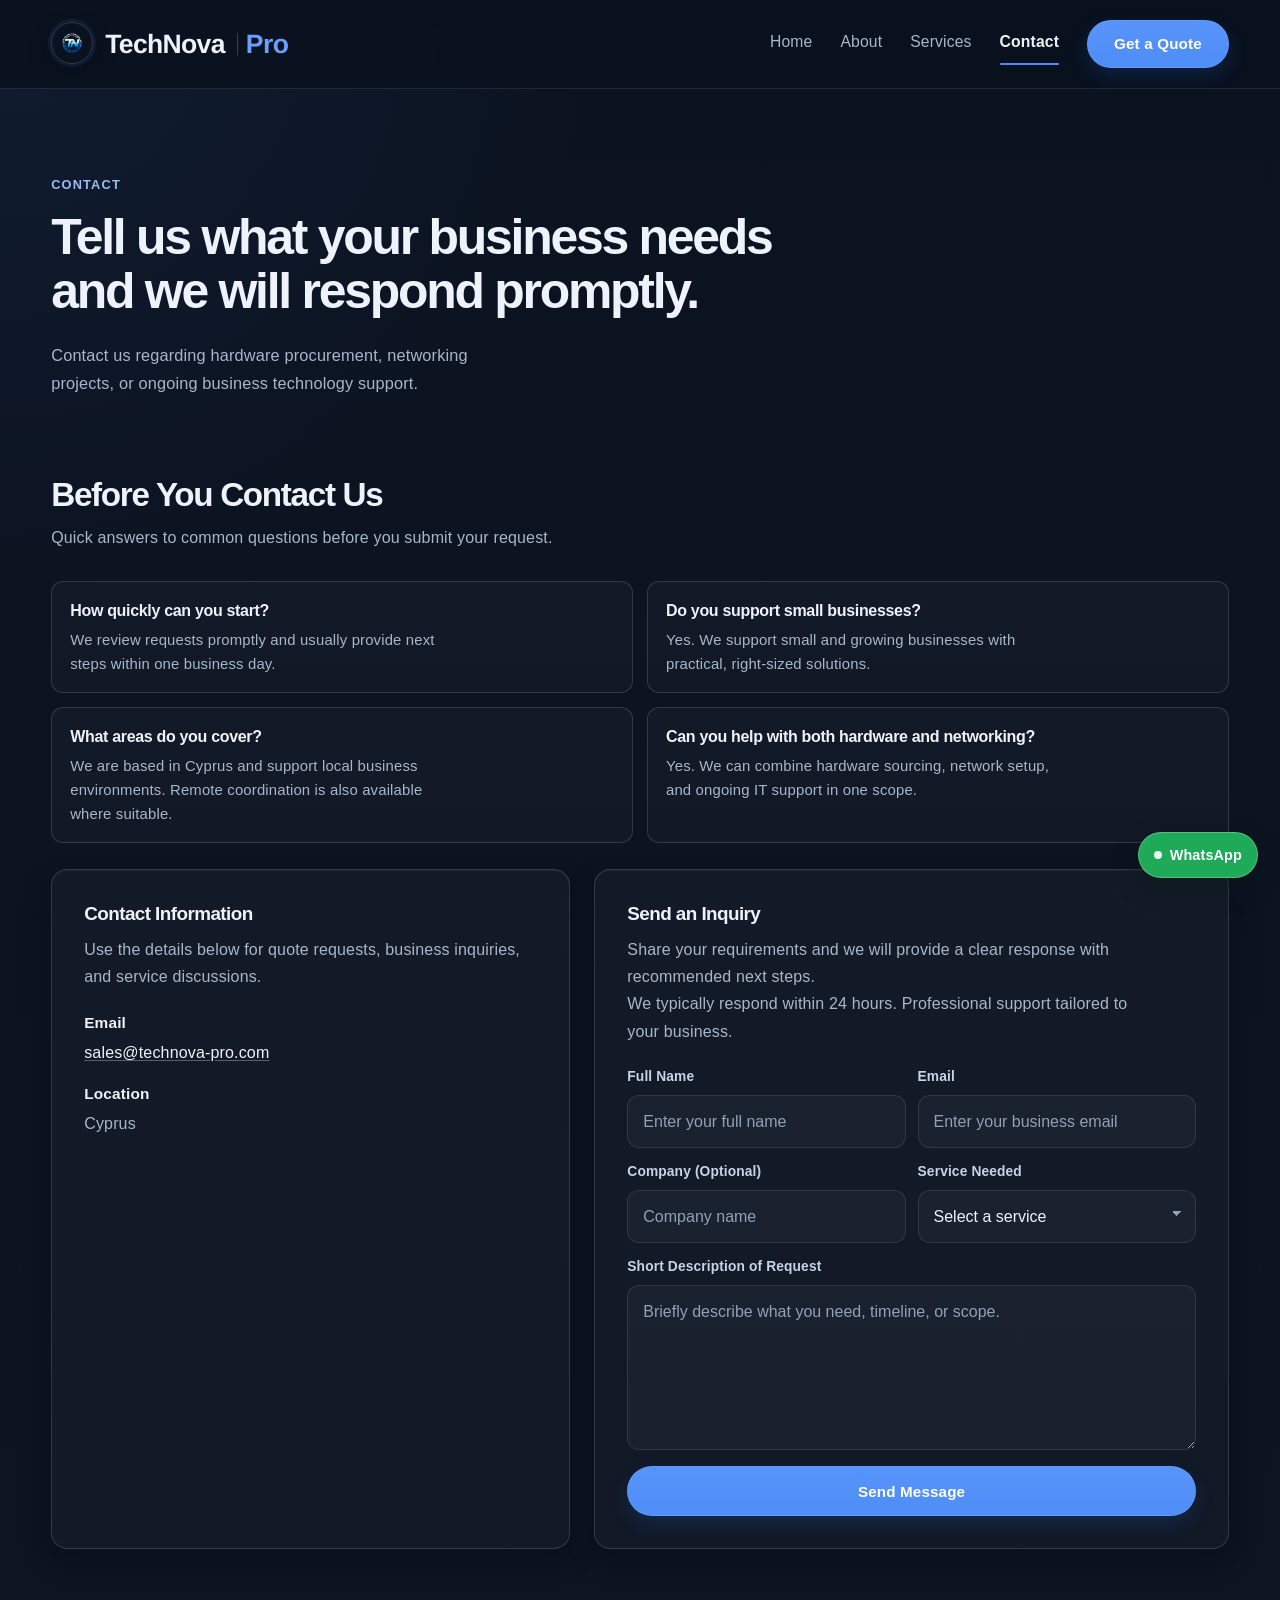
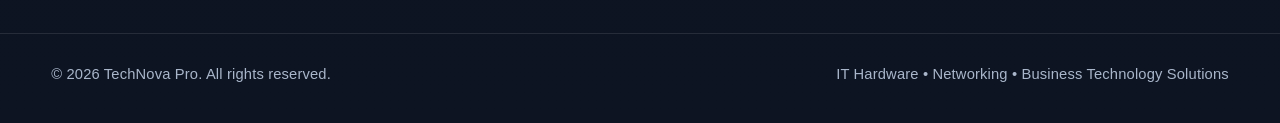
<file: contact.html>
<!doctype html>
<html lang="en">
  <head>
    <meta charset="UTF-8" />
    <meta name="viewport" content="width=device-width, initial-scale=1.0" />
    <title>Contact TechNova Pro | Request an IT Support & Hardware Quote</title>
    <meta
      name="description"
      content="Contact TechNova Pro to request a quote for IT support, hardware procurement, and networking services."
    />
    <meta name="theme-color" content="#0d1422" />
    <link rel="canonical" href="https://technova-pro.com/contact.html" />
    <link rel="icon" type="image/png" href="/favicon-32x32.png" />
    <link rel="manifest" href="/site.webmanifest" />
    <script async src="https://www.googletagmanager.com/gtag/js?id=G-37M4ZJQTX5"></script>
    <script>
      window.dataLayer = window.dataLayer || [];
      function gtag(){dataLayer.push(arguments);}
      gtag('js', new Date());
      gtag('config', 'G-37M4ZJQTX5');
    </script>
    <link rel="preload" href="style.css" as="style" />
    <link rel="stylesheet" href="style.css" />
  </head>
  <body>
    <header class="site-header">
      <div class="container nav">
        <a href="index.html" class="brand">
          <img src="assets/logo-mark.png" alt="TechNova Pro logo" class="brand-logo" />
          TechNova <span>Pro</span>
        </a>

        <div class="nav-right">
          <nav class="nav-links" aria-label="Primary">
            <a href="index.html">Home</a>
            <a href="about.html">About</a>
            <a href="services.html">Services</a>
            <a href="contact.html" class="nav-contact-link" aria-current="page">Contact</a>
          </nav>
          <a href="#contact-form" class="btn">Get a Quote</a>
        </div>
      </div>
    </header>

    <main>
      <section class="page-hero">
        <div class="container">
          <div class="hero-label">Contact</div>
          <h1>Tell us what your business needs and we will respond promptly.</h1>
          <p>
            Contact us regarding hardware procurement, networking projects, or
            ongoing business technology support.
          </p>
        </div>
      </section>

      <section class="faq-compact">
        <div class="container">
          <div class="section-head">
            <div>
              <h2>Before You Contact Us</h2>
              <p>
                Quick answers to common questions before you submit your request.
              </p>
            </div>
          </div>

          <div class="faq-grid">
            <article class="faq-item">
              <h3>How quickly can you start?</h3>
              <p>
                We review requests promptly and usually provide next steps within
                one business day.
              </p>
            </article>
            <article class="faq-item">
              <h3>Do you support small businesses?</h3>
              <p>
                Yes. We support small and growing businesses with practical,
                right-sized solutions.
              </p>
            </article>
            <article class="faq-item">
              <h3>What areas do you cover?</h3>
              <p>
                We are based in Cyprus and support local business environments.
                Remote coordination is also available where suitable.
              </p>
            </article>
            <article class="faq-item">
              <h3>Can you help with both hardware and networking?</h3>
              <p>
                Yes. We can combine hardware sourcing, network setup, and ongoing
                IT support in one scope.
              </p>
            </article>
          </div>
        </div>
      </section>

      <section class="page-shell">
        <div class="container">
          <h2 class="visually-hidden">Contact and Quote Form</h2>
          <div class="contact-grid">
            <div class="contact-card">
              <h3 class="panel-title">Contact Information</h3>
              <p class="text-muted">
                Use the details below for quote requests, business inquiries,
                and service discussions.
              </p>

              <div class="contact-block">
                <div>
                  <strong>Email</strong>
                  <span>
                    <a href="mailto:sales@technova-pro.com"
                      >sales@technova-pro.com</a
                    >
                  </span>
                </div>
                <div>
                  <strong>Location</strong>
                  <span>Cyprus</span>
                </div>
              </div>
            </div>

            <div class="form-card">
              <h3 class="panel-title">Send an Inquiry</h3>
              <p class="text-muted">
                Share your requirements and we will provide a clear response
                with recommended next steps.
              </p>
              <p class="text-muted">
                We typically respond within 24 hours. Professional support
                tailored to your business.
              </p>

              <form
                id="contact-form"
                name="contact"
                method="POST"
                action="/"
                netlify="true"
                data-netlify="true"
                data-netlify-honeypot="bot-field"
              >
                <input type="hidden" name="form-name" value="contact" />
                <p hidden>
                  <label>
                    Do not fill this out if you are human:
                    <input name="bot-field" />
                  </label>
                </p>

                <div class="form-row">
                  <div class="form-field">
                    <label for="full-name">Full Name</label>
                    <input
                      id="full-name"
                      type="text"
                      name="full_name"
                      placeholder="Enter your full name"
                      autocomplete="name"
                      required
                    />
                  </div>

                  <div class="form-field">
                    <label for="email">Email</label>
                    <input
                      id="email"
                      type="email"
                      name="email"
                      placeholder="Enter your business email"
                      autocomplete="email"
                      required
                    />
                  </div>
                </div>

                <div class="form-row">
                  <div class="form-field">
                    <label for="company">Company (Optional)</label>
                    <input
                      id="company"
                      type="text"
                      name="company"
                      placeholder="Company name"
                      autocomplete="organization"
                    />
                  </div>

                  <div class="form-field">
                    <label for="service-needed">Service Needed</label>
                    <select id="service-needed" name="service_needed" required>
                      <option value="" selected disabled>Select a service</option>
                      <option value="IT Support">IT Support</option>
                      <option value="Networking Setup">Networking Setup</option>
                      <option value="Hardware Supply">Hardware Supply</option>
                      <option value="Security Systems">Security Systems</option>
                      <option value="Other">Other</option>
                    </select>
                  </div>
                </div>

                <div class="form-field">
                  <label for="request-details">Short Description of Request</label>
                  <textarea
                    id="request-details"
                    name="request_details"
                    placeholder="Briefly describe what you need, timeline, or scope."
                    required
                  ></textarea>
                </div>

                <button type="submit" class="btn">Send Message</button>

                <p
                  id="contact-success"
                  class="form-status form-status-success"
                  hidden
                  role="status"
                  aria-live="polite"
                  tabindex="-1"
                >
                  Your request has been received. We will contact you shortly.
                </p>

                <p
                  id="contact-error"
                  class="form-status form-status-error"
                  hidden
                  role="alert"
                  aria-live="polite"
                  tabindex="-1"
                >
                  We could not send your request right now. Please try again in a moment.
                </p>
              </form>
            </div>
          </div>
        </div>
      </section>
    </main>

    <footer class="site-footer">
      <div class="container footer-row">
        <p>&copy; 2026 TechNova Pro. All rights reserved.</p>
        <p>IT Hardware &bull; Networking &bull; Business Technology Solutions</p>
      </div>
    </footer>

    <a
      class="whatsapp-float"
      href="https://wa.me/35799123456?text=Hello%2C%20I%20would%20like%20to%20discuss%20your%20services."
      target="_blank"
      rel="noopener noreferrer"
      aria-label="Chat with TechNova Pro on WhatsApp"
    >
      <span class="whatsapp-float__dot" aria-hidden="true"></span>
      <span class="whatsapp-float__label">WhatsApp</span>
    </a>

    <script>
      (function () {
        var form = document.getElementById("contact-form");
        var success = document.getElementById("contact-success");
        var error = document.getElementById("contact-error");
        var serviceNeeded = document.getElementById("service-needed");
        var requestDetails = document.getElementById("request-details");
        var submitButton = form
          ? form.querySelector('button[type="submit"]')
          : null;
        var defaultButtonText = submitButton ? submitButton.textContent : "";
        var defaultRequestPlaceholder = requestDetails
          ? requestDetails.getAttribute("placeholder")
          : "";
        var isSubmitting = false;

        if (!form || !success || !error || !submitButton) return;

        function encode(formData) {
          return Array.from(formData.entries())
            .map(function (entry) {
              return (
                encodeURIComponent(entry[0]) +
                "=" +
                encodeURIComponent(entry[1])
              );
            })
            .join("&");
        }

        function setStatus(activeMessage) {
          success.hidden = activeMessage !== success;
          error.hidden = activeMessage !== error;

          if (activeMessage) {
            activeMessage.focus();
          }
        }

        function setSubmitting(state) {
          isSubmitting = state;
          submitButton.disabled = state;
          submitButton.textContent = state ? "Sending..." : defaultButtonText;

          if (state) {
            submitButton.setAttribute("aria-disabled", "true");
            submitButton.setAttribute("aria-busy", "true");
          } else {
            submitButton.removeAttribute("aria-disabled");
            submitButton.removeAttribute("aria-busy");
          }
        }

        if (serviceNeeded && requestDetails) {
          var servicePrompts = {
            "IT Support":
              "Tell us the support issue, affected users/systems, and urgency.",
            "Networking Setup":
              "Share your site details, number of users, and networking goals.",
            "Hardware Supply":
              "List the equipment you need, preferred brands, and quantity.",
            "Security Systems":
              "Describe the security requirement (CCTV, access control, alarms, etc.).",
            Other:
              "Briefly describe your request, timeline, and any technical details.",
          };

          serviceNeeded.addEventListener("change", function () {
            var selectedService = serviceNeeded.value;
            requestDetails.setAttribute(
              "placeholder",
              servicePrompts[selectedService] || defaultRequestPlaceholder
            );
          });
        }

        form.addEventListener("input", function () {
          setStatus(null);
        });

        form.addEventListener("submit", function (event) {
          event.preventDefault();
          if (isSubmitting) return;

          setStatus(null);
          setSubmitting(true);

          var formData = new FormData(form);
          var controller =
            typeof AbortController !== "undefined"
              ? new AbortController()
              : null;
          var timeoutId = controller
            ? setTimeout(function () {
                controller.abort();
              }, 15000)
            : null;

          fetch("/", {
            method: "POST",
            headers: {
              "Content-Type": "application/x-www-form-urlencoded",
            },
            body: encode(formData),
            signal: controller ? controller.signal : undefined,
          })
            .then(function (response) {
              if (!response.ok) throw new Error("Request failed");
              form.reset();
              if (requestDetails) {
                requestDetails.setAttribute(
                  "placeholder",
                  defaultRequestPlaceholder
                );
              }
              setStatus(success);
            })
            .catch(function () {
              setStatus(error);
            })
            .finally(function () {
              if (timeoutId) clearTimeout(timeoutId);
              setSubmitting(false);
            });
        });
      })();
    </script>
  </body>
</html>
</file>
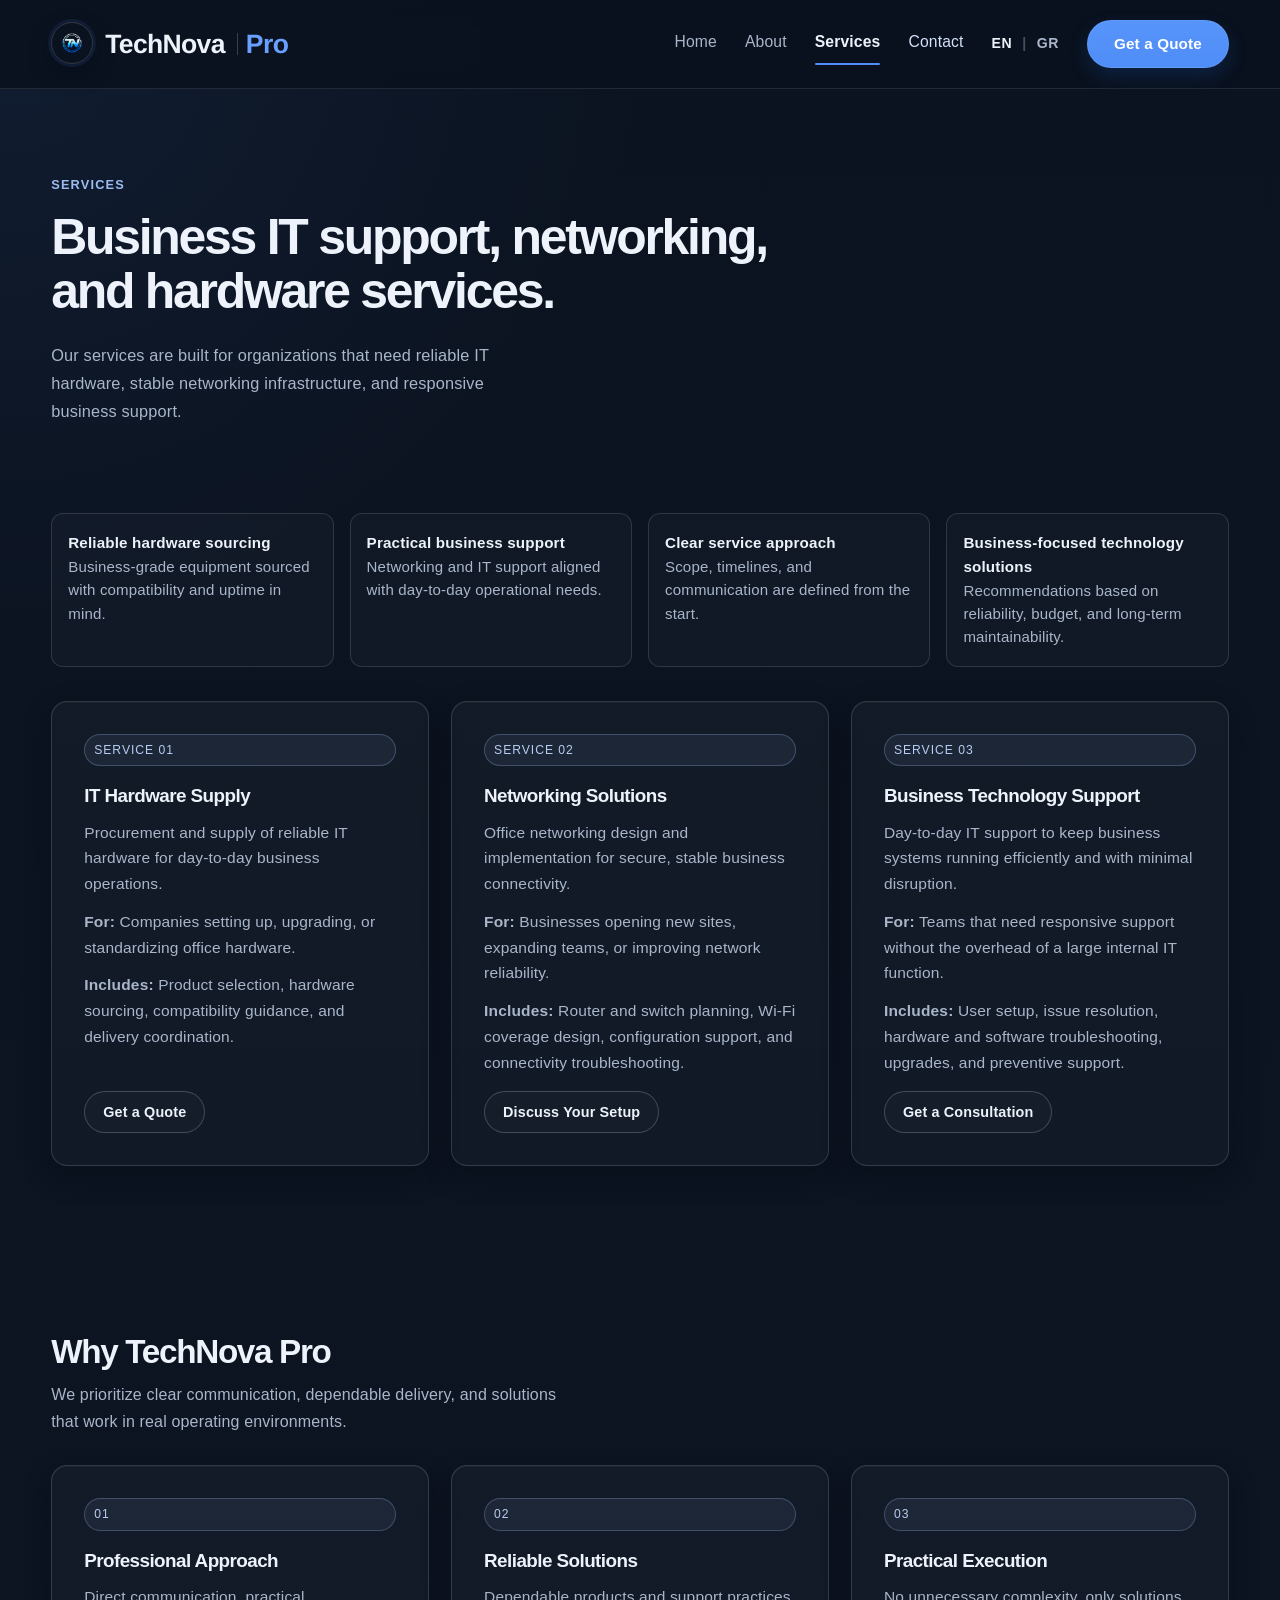
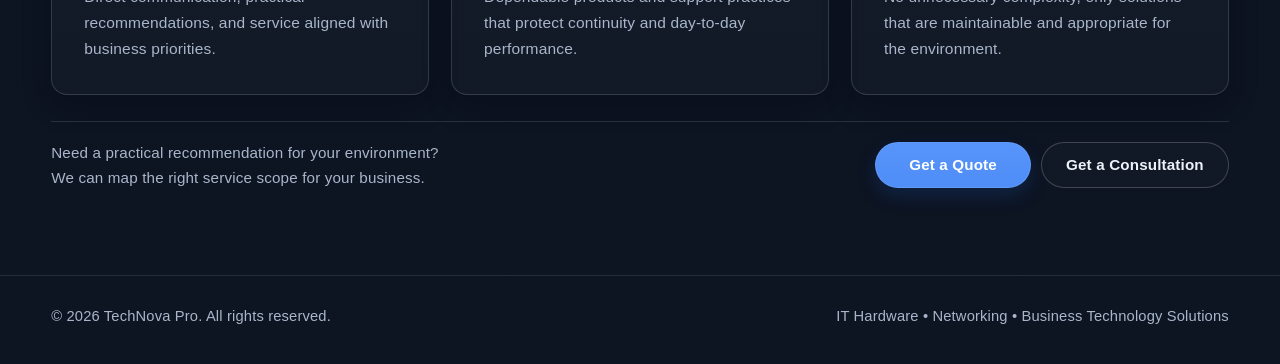
<file: services.html>
<!doctype html>
<html lang="en">
  <head>
    <meta charset="UTF-8" />
    <meta name="viewport" content="width=device-width, initial-scale=1.0" />
    <title>Business IT Services | Hardware, Networking & Support | TechNova Pro</title>
    <meta
      name="description"
      content="Explore TechNova Pro services for IT hardware supply, network setup, and ongoing business technology support."
    />
    <meta name="theme-color" content="#0d1422" />
    <link rel="canonical" href="https://technova-pro.com/services.html" />
    <link rel="alternate" hreflang="en" href="https://technova-pro.com/services.html" />
    <link rel="alternate" hreflang="el" href="https://technova-pro.com/gr/services.html" />
    <link rel="icon" type="image/png" href="/favicon-32x32.png" />
    <link rel="manifest" href="/site.webmanifest" />
    <script async src="https://www.googletagmanager.com/gtag/js?id=G-CLG16D0WDW"></script>
    <script>
      window.dataLayer = window.dataLayer || [];
      function gtag(){dataLayer.push(arguments);}
      gtag('js', new Date());
      gtag('config', 'G-CLG16D0WDW');
    </script>
    <link rel="preload" href="style.css" as="style" />
    <link rel="stylesheet" href="style.css" />
  </head>
  <body>
    <header class="site-header">
      <div class="container nav">
        <a href="index.html" class="brand">
          <img src="assets/logo-mark.png" alt="TechNova Pro logo" class="brand-logo" />
          TechNova <span>Pro</span>
        </a>

        <div class="nav-right">
          <nav class="nav-links" aria-label="Primary">
            <a href="index.html">Home</a>
            <a href="about.html">About</a>
            <a href="services.html" aria-current="page">Services</a>
            <a href="contact.html" class="nav-contact-link">Contact</a>
          </nav>
          <div class="lang-switcher" aria-label="Language switcher">
            <a href="services.html" aria-current="true">EN</a>
            <span>|</span>
            <a href="gr/services.html">GR</a>
          </div>
          <a href="contact.html#contact-form" class="btn">Get a Quote</a>
        </div>
      </div>
    </header>

    <main>
      <section class="page-hero">
        <div class="container">
          <div class="hero-label">Services</div>
          <h1>Business IT support, networking, and hardware services.</h1>
          <p>
            Our services are built for organizations that need reliable IT
            hardware, stable networking infrastructure, and responsive business
            support.
          </p>
        </div>
      </section>

      <section class="credibility">
        <div class="container">
          <h2 class="visually-hidden">Service Trust Points</h2>
          <div class="trust-grid">
            <div class="trust-item">
              <strong>Reliable hardware sourcing</strong><br />
              Business-grade equipment sourced with compatibility and uptime in mind.
            </div>
            <div class="trust-item">
              <strong>Practical business support</strong><br />
              Networking and IT support aligned with day-to-day operational needs.
            </div>
            <div class="trust-item">
              <strong>Clear service approach</strong><br />
              Scope, timelines, and communication are defined from the start.
            </div>
            <div class="trust-item">
              <strong>Business-focused technology solutions</strong><br />
              Recommendations based on reliability, budget, and long-term maintainability.
            </div>
          </div>
        </div>
      </section>

      <section class="page-shell">
        <div class="container">
          <h2 class="visually-hidden">Service Categories</h2>
          <div class="services-grid">
            <article class="card">
              <div class="card-tag">Service 01</div>
              <h3>IT Hardware Supply</h3>
              <p>
                Procurement and supply of reliable IT hardware for day-to-day
                business operations.
              </p>
              <p>
                <strong>For:</strong> Companies setting up, upgrading, or
                standardizing office hardware.
              </p>
              <p>
                <strong>Includes:</strong> Product selection, hardware sourcing,
                compatibility guidance, and delivery coordination.
              </p>
              <div class="card-cta">
                <a href="contact.html#contact-form" class="btn-outline">Get a Quote</a>
              </div>
            </article>

            <article class="card">
              <div class="card-tag">Service 02</div>
              <h3>Networking Solutions</h3>
              <p>
                Office networking design and implementation for secure, stable
                business connectivity.
              </p>
              <p>
                <strong>For:</strong> Businesses opening new sites, expanding
                teams, or improving network reliability.
              </p>
              <p>
                <strong>Includes:</strong> Router and switch planning, Wi-Fi
                coverage design, configuration support, and connectivity
                troubleshooting.
              </p>
              <div class="card-cta">
                <a href="contact.html#contact-form" class="btn-outline">Discuss Your Setup</a>
              </div>
            </article>

            <article class="card">
              <div class="card-tag">Service 03</div>
              <h3>Business Technology Support</h3>
              <p>
                Day-to-day IT support to keep business systems running
                efficiently and with minimal disruption.
              </p>
              <p>
                <strong>For:</strong> Teams that need responsive support without
                the overhead of a large internal IT function.
              </p>
              <p>
                <strong>Includes:</strong> User setup, issue resolution,
                hardware and software troubleshooting, upgrades, and preventive
                support.
              </p>
              <div class="card-cta">
                <a href="contact.html#contact-form" class="btn-outline">Get a Consultation</a>
              </div>
            </article>
          </div>

        </div>
      </section>

      <section>
        <div class="container">
          <div class="section-head">
            <div>
              <h2>Why TechNova Pro</h2>
              <p>
                We prioritize clear communication, dependable delivery, and
                solutions that work in real operating environments.
              </p>
            </div>
          </div>

          <div class="why-grid">
            <article class="card">
              <div class="card-tag">01</div>
              <h3>Professional Approach</h3>
              <p>
                Direct communication, practical recommendations, and service
                aligned with business priorities.
              </p>
            </article>

            <article class="card">
              <div class="card-tag">02</div>
              <h3>Reliable Solutions</h3>
              <p>
                Dependable products and support practices that protect
                continuity and day-to-day performance.
              </p>
            </article>

            <article class="card">
              <div class="card-tag">03</div>
              <h3>Practical Execution</h3>
              <p>
                No unnecessary complexity, only solutions that are maintainable
                and appropriate for the environment.
              </p>
            </article>
          </div>

          <div class="section-cta">
            <p>
              Need a practical recommendation for your environment? We can map
              the right service scope for your business.
            </p>
            <div class="section-cta-actions">
              <a href="contact.html#contact-form" class="btn">Get a Quote</a>
              <a href="contact.html#contact-form" class="btn-outline">Get a Consultation</a>
            </div>
          </div>
        </div>
      </section>
    </main>

    <footer class="site-footer">
      <div class="container footer-row">
        <p>&copy; 2026 TechNova Pro. All rights reserved.</p>
        <p>IT Hardware &bull; Networking &bull; Business Technology Solutions</p>
      </div>
    </footer>
  </body>
</html>
</file>
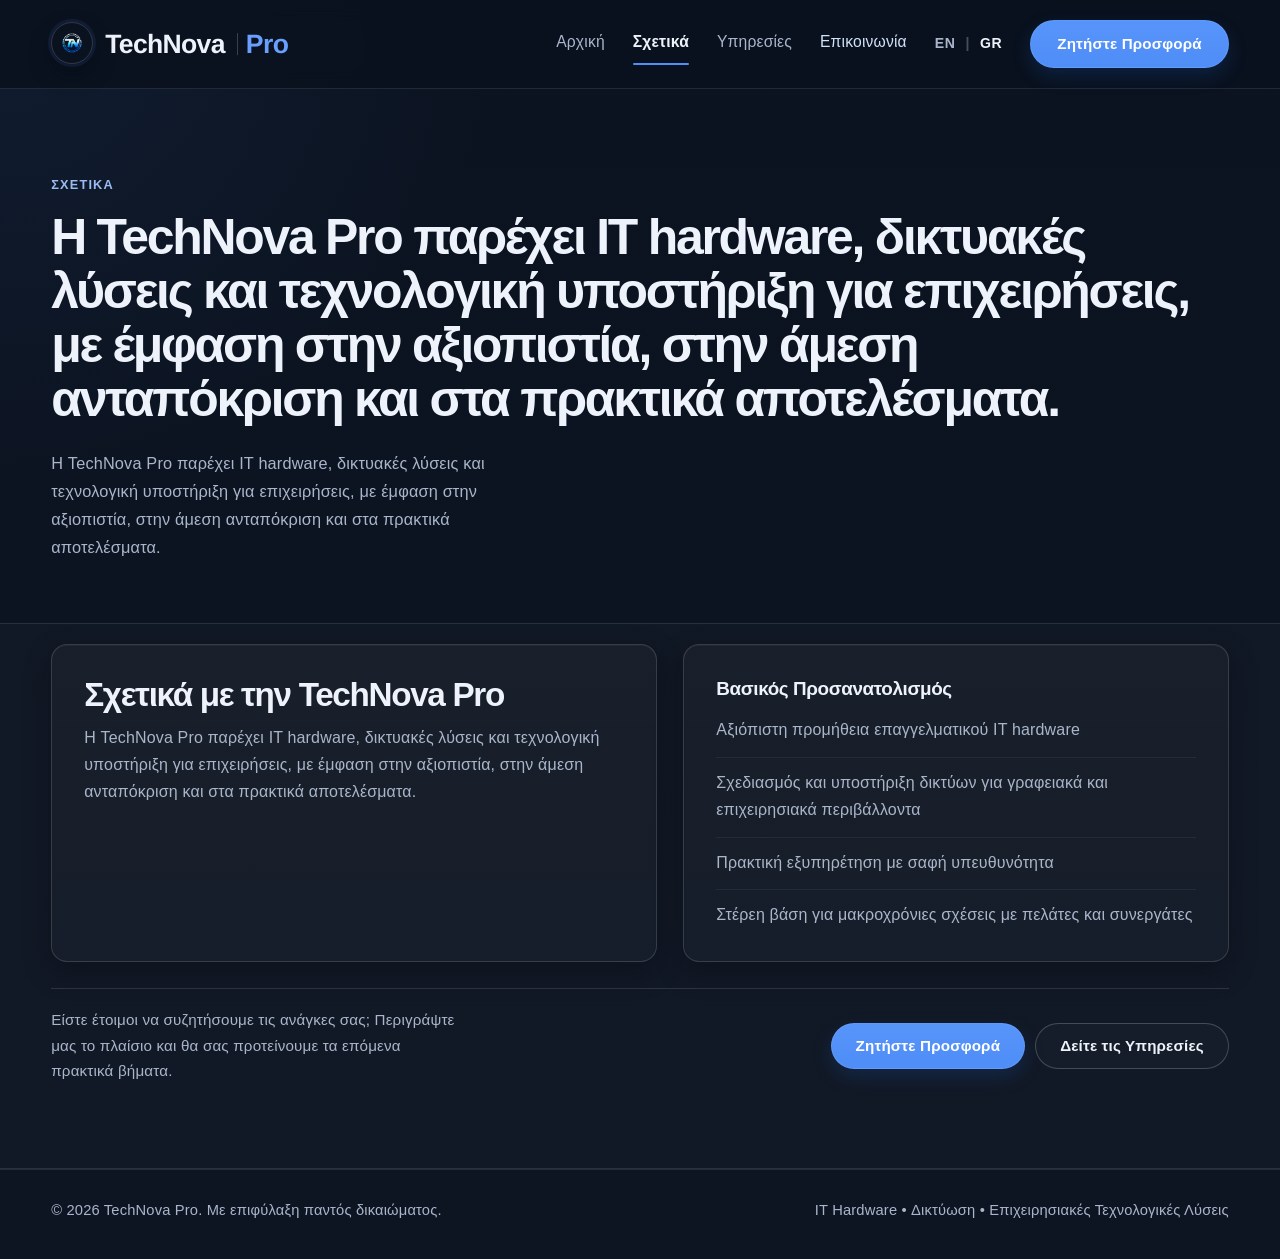
<file: gr/about.html>
<!doctype html>
<html lang="el">
  <head>
    <meta charset="UTF-8" />
    <meta name="viewport" content="width=device-width, initial-scale=1.0" />
    <title>Σχετικά | TechNova Pro</title>
    <meta
      name="description"
      content="Η TechNova Pro παρέχει IT hardware, δικτυακές λύσεις και τεχνολογική υποστήριξη για επιχειρήσεις, με έμφαση στην αξιοπιστία, στην άμεση ανταπόκριση και στα πρακτικά αποτελέσματα."
    />
    <meta name="theme-color" content="#0d1422" />
    <link rel="canonical" href="https://technova-pro.com/gr/about.html" />
    <link rel="alternate" hreflang="el" href="https://technova-pro.com/gr/about.html" />
    <link rel="alternate" hreflang="en" href="https://technova-pro.com/about.html" />
    <link rel="icon" type="image/png" href="/favicon-32x32.png" />
    <link rel="manifest" href="/site.webmanifest" />
    <script async src="https://www.googletagmanager.com/gtag/js?id=G-CLG16D0WDW"></script>
    <script>
      window.dataLayer = window.dataLayer || [];
      function gtag(){dataLayer.push(arguments);}
      gtag('js', new Date());
      gtag('config', 'G-CLG16D0WDW');
    </script>
    <link rel="preload" href="/style.css" as="style" />
    <link rel="stylesheet" href="/style.css" />
  </head>
  <body>
    <header class="site-header">
      <div class="container nav">
        <a href="index.html" class="brand">
          <img src="/assets/logo-mark.png" alt="Λογότυπο TechNova Pro" class="brand-logo" />
          TechNova <span>Pro</span>
        </a>

        <div class="nav-right">
          <nav class="nav-links" aria-label="Κύρια πλοήγηση">
            <a href="index.html">Αρχική</a>
            <a href="about.html" aria-current="page">Σχετικά</a>
            <a href="services.html">Υπηρεσίες</a>
            <a href="contact.html" class="nav-contact-link">Επικοινωνία</a>
          </nav>
          <div class="lang-switcher" aria-label="Εναλλαγή γλώσσας">
            <a href="/about.html">EN</a>
            <span>|</span>
            <a href="about.html" aria-current="true">GR</a>
          </div>
          <a href="contact.html#contact-form" class="btn">Ζητήστε Προσφορά</a>
        </div>
      </div>
    </header>

    <main>
      <section class="page-hero">
        <div class="container">
          <div class="hero-label">Σχετικά</div>
          <h1>Η TechNova Pro παρέχει IT hardware, δικτυακές λύσεις και τεχνολογική υποστήριξη για επιχειρήσεις, με έμφαση στην αξιοπιστία, στην άμεση ανταπόκριση και στα πρακτικά αποτελέσματα.</h1>
          <p>
            Η TechNova Pro παρέχει IT hardware, δικτυακές λύσεις και τεχνολογική υποστήριξη για επιχειρήσεις, με έμφαση στην αξιοπιστία, στην άμεση ανταπόκριση και στα πρακτικά αποτελέσματα.
          </p>
        </div>
      </section>

      <section class="about page-shell">
        <div class="container about-grid">
          <div class="about-panel">
            <div class="section-head block">
              <h2>Σχετικά με την TechNova Pro</h2>
              <p>
                Η TechNova Pro παρέχει IT hardware, δικτυακές λύσεις και τεχνολογική υποστήριξη για επιχειρήσεις, με έμφαση στην αξιοπιστία, στην άμεση ανταπόκριση και στα πρακτικά αποτελέσματα.
              </p>
            </div>
          </div>

          <div class="about-panel">
            <h3 class="panel-title">Βασικός Προσανατολισμός</h3>
            <ul class="about-list">
              <li>Αξιόπιστη προμήθεια επαγγελματικού IT hardware</li>
              <li>Σχεδιασμός και υποστήριξη δικτύων για γραφειακά και επιχειρησιακά περιβάλλοντα</li>
              <li>Πρακτική εξυπηρέτηση με σαφή υπευθυνότητα</li>
              <li>Στέρεη βάση για μακροχρόνιες σχέσεις με πελάτες και συνεργάτες</li>
            </ul>
          </div>
        </div>

        <div class="container">
          <div class="section-cta">
            <p>
              Είστε έτοιμοι να συζητήσουμε τις ανάγκες σας; Περιγράψτε μας το
              πλαίσιο και θα σας προτείνουμε τα επόμενα πρακτικά βήματα.
            </p>
            <div class="section-cta-actions">
              <a href="contact.html#contact-form" class="btn">Ζητήστε Προσφορά</a>
              <a href="services.html" class="btn-outline">Δείτε τις Υπηρεσίες</a>
            </div>
          </div>
        </div>
      </section>
    </main>

    <footer class="site-footer">
      <div class="container footer-row">
        <p>&copy; 2026 TechNova Pro. Με επιφύλαξη παντός δικαιώματος.</p>
        <p>IT Hardware &bull; Δικτύωση &bull; Επιχειρησιακές Τεχνολογικές Λύσεις</p>
      </div>
    </footer>
  </body>
</html>
</file>
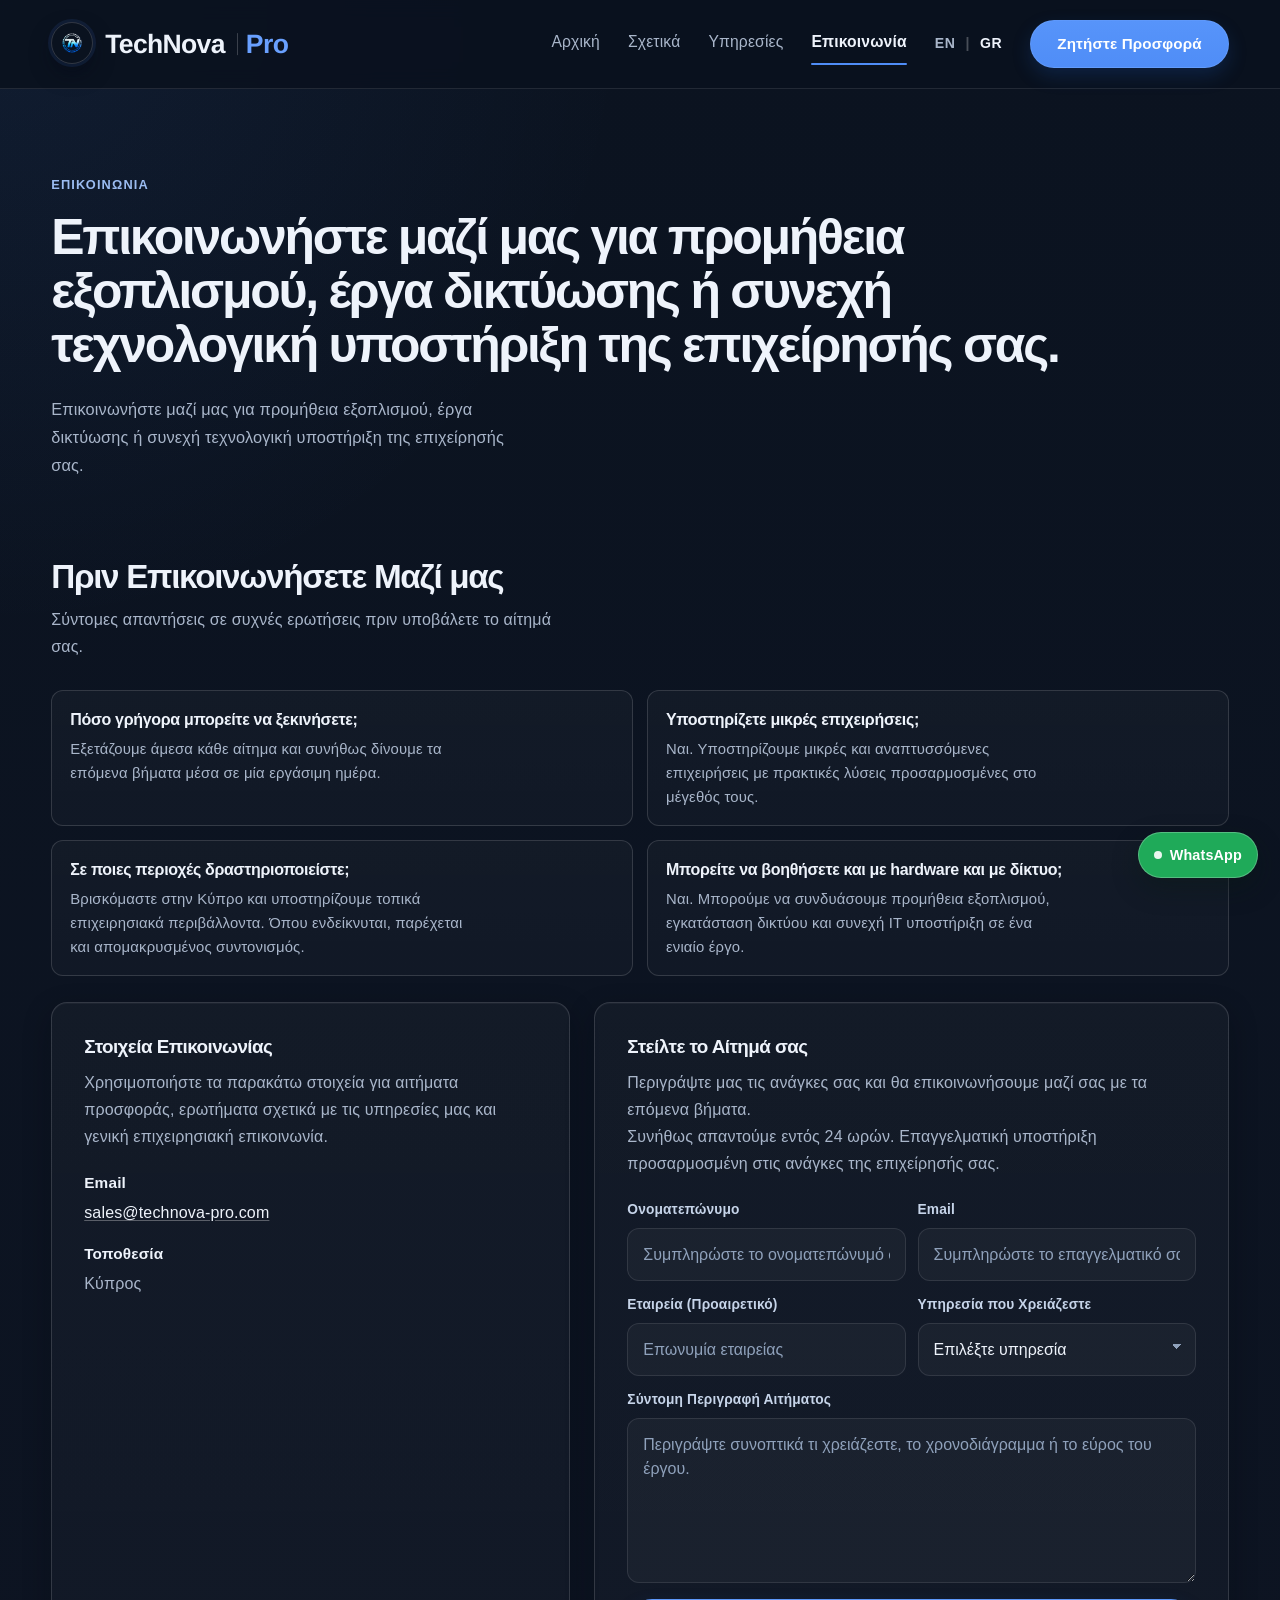
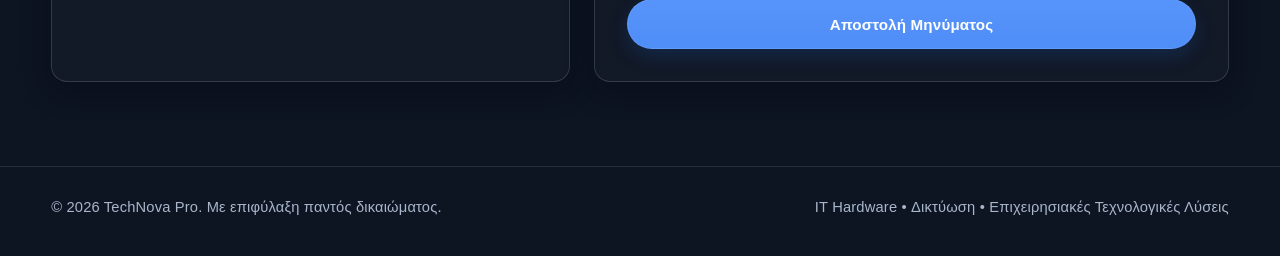
<file: gr/contact.html>
<!doctype html>
<html lang="el">
  <head>
    <meta charset="UTF-8" />
    <meta name="viewport" content="width=device-width, initial-scale=1.0" />
    <title>Επικοινωνία | TechNova Pro</title>
    <meta
      name="description"
      content="Επικοινωνήστε μαζί μας για προμήθεια εξοπλισμού, έργα δικτύωσης ή συνεχή τεχνολογική υποστήριξη της επιχείρησής σας."
    />
    <meta name="theme-color" content="#0d1422" />
    <link rel="canonical" href="https://technova-pro.com/gr/contact.html" />
    <link rel="alternate" hreflang="el" href="https://technova-pro.com/gr/contact.html" />
    <link rel="alternate" hreflang="en" href="https://technova-pro.com/contact.html" />
    <link rel="icon" type="image/png" href="/favicon-32x32.png" />
    <link rel="manifest" href="/site.webmanifest" />
    <script async src="https://www.googletagmanager.com/gtag/js?id=G-CLG16D0WDW"></script>
    <script>
      window.dataLayer = window.dataLayer || [];
      function gtag(){dataLayer.push(arguments);}
      gtag('js', new Date());
      gtag('config', 'G-CLG16D0WDW');
    </script>
    <link rel="preload" href="/style.css" as="style" />
    <link rel="stylesheet" href="/style.css" />
  </head>
  <body>
    <header class="site-header">
      <div class="container nav">
        <a href="index.html" class="brand">
          <img src="/assets/logo-mark.png" alt="Λογότυπο TechNova Pro" class="brand-logo" />
          TechNova <span>Pro</span>
        </a>

        <div class="nav-right">
          <nav class="nav-links" aria-label="Κύρια πλοήγηση">
            <a href="index.html">Αρχική</a>
            <a href="about.html">Σχετικά</a>
            <a href="services.html">Υπηρεσίες</a>
            <a href="contact.html" class="nav-contact-link" aria-current="page">Επικοινωνία</a>
          </nav>
          <div class="lang-switcher" aria-label="Εναλλαγή γλώσσας">
            <a href="/contact.html">EN</a>
            <span>|</span>
            <a href="contact.html" aria-current="true">GR</a>
          </div>
          <a href="#contact-form" class="btn">Ζητήστε Προσφορά</a>
        </div>
      </div>
    </header>

    <main>
      <section class="page-hero">
        <div class="container">
          <div class="hero-label">Επικοινωνία</div>
          <h1>Επικοινωνήστε μαζί μας για προμήθεια εξοπλισμού, έργα δικτύωσης ή συνεχή τεχνολογική υποστήριξη της επιχείρησής σας.</h1>
          <p>
            Επικοινωνήστε μαζί μας για προμήθεια εξοπλισμού, έργα δικτύωσης ή συνεχή τεχνολογική υποστήριξη της επιχείρησής σας.
          </p>
        </div>
      </section>

      <section class="faq-compact">
        <div class="container">
          <div class="section-head">
            <div>
              <h2>Πριν Επικοινωνήσετε Μαζί μας</h2>
              <p>
                Σύντομες απαντήσεις σε συχνές ερωτήσεις πριν υποβάλετε το αίτημά σας.
              </p>
            </div>
          </div>

          <div class="faq-grid">
            <article class="faq-item">
              <h3>Πόσο γρήγορα μπορείτε να ξεκινήσετε;</h3>
              <p>
                Εξετάζουμε άμεσα κάθε αίτημα και συνήθως δίνουμε τα επόμενα
                βήματα μέσα σε μία εργάσιμη ημέρα.
              </p>
            </article>
            <article class="faq-item">
              <h3>Υποστηρίζετε μικρές επιχειρήσεις;</h3>
              <p>
                Ναι. Υποστηρίζουμε μικρές και αναπτυσσόμενες επιχειρήσεις με
                πρακτικές λύσεις προσαρμοσμένες στο μέγεθός τους.
              </p>
            </article>
            <article class="faq-item">
              <h3>Σε ποιες περιοχές δραστηριοποιείστε;</h3>
              <p>
                Βρισκόμαστε στην Κύπρο και υποστηρίζουμε τοπικά
                επιχειρησιακά περιβάλλοντα. Όπου ενδείκνυται, παρέχεται και
                απομακρυσμένος συντονισμός.
              </p>
            </article>
            <article class="faq-item">
              <h3>Μπορείτε να βοηθήσετε και με hardware και με δίκτυο;</h3>
              <p>
                Ναι. Μπορούμε να συνδυάσουμε προμήθεια εξοπλισμού, εγκατάσταση
                δικτύου και συνεχή IT υποστήριξη σε ένα ενιαίο έργο.
              </p>
            </article>
          </div>
        </div>
      </section>

      <section class="page-shell">
        <div class="container">
          <h2 class="visually-hidden">Φόρμα Επικοινωνίας και Προσφοράς</h2>
          <div class="contact-grid">
            <div class="contact-card">
              <h3 class="panel-title">Στοιχεία Επικοινωνίας</h3>
              <p class="text-muted">
                Χρησιμοποιήστε τα παρακάτω στοιχεία για αιτήματα προσφοράς, ερωτήματα σχετικά με τις υπηρεσίες μας και γενική επιχειρησιακή επικοινωνία.
              </p>

              <div class="contact-block">
                <div>
                  <strong>Email</strong>
                  <span>
                    <a href="mailto:sales@technova-pro.com"
                      >sales@technova-pro.com</a
                    >
                  </span>
                </div>
                <div>
                  <strong>Τοποθεσία</strong>
                  <span>Κύπρος</span>
                </div>
              </div>
            </div>

            <div class="form-card">
              <h3 class="panel-title">Στείλτε το Αίτημά σας</h3>
              <p class="text-muted">
                Περιγράψτε μας τις ανάγκες σας και θα επικοινωνήσουμε μαζί σας με τα επόμενα βήματα.
              </p>
              <p class="text-muted">
                Συνήθως απαντούμε εντός 24 ωρών. Επαγγελματική υποστήριξη προσαρμοσμένη στις ανάγκες της επιχείρησής σας.
              </p>

              <form
                id="contact-form"
                name="contact"
                method="POST"
                action="/"
                netlify="true"
                data-netlify="true"
                data-netlify-honeypot="bot-field"
              >
                <input type="hidden" name="form-name" value="contact" />
                <p hidden>
                  <label>
                    Μην συμπληρώσετε αυτό το πεδίο αν είστε άνθρωπος:
                    <input name="bot-field" />
                  </label>
                </p>

                <div class="form-row">
                  <div class="form-field">
                    <label for="full-name">Ονοματεπώνυμο</label>
                    <input
                      id="full-name"
                      type="text"
                      name="full_name"
                      placeholder="Συμπληρώστε το ονοματεπώνυμό σας"
                      autocomplete="name"
                      required
                    />
                  </div>

                  <div class="form-field">
                    <label for="email">Email</label>
                    <input
                      id="email"
                      type="email"
                      name="email"
                      placeholder="Συμπληρώστε το επαγγελματικό σας email"
                      autocomplete="email"
                      required
                    />
                  </div>
                </div>

                <div class="form-row">
                  <div class="form-field">
                    <label for="company">Εταιρεία (Προαιρετικό)</label>
                    <input
                      id="company"
                      type="text"
                      name="company"
                      placeholder="Επωνυμία εταιρείας"
                      autocomplete="organization"
                    />
                  </div>

                  <div class="form-field">
                    <label for="service-needed">Υπηρεσία που Χρειάζεστε</label>
                    <select id="service-needed" name="service_needed" required>
                      <option value="" selected disabled>Επιλέξτε υπηρεσία</option>
                      <option value="IT Support">Υποστήριξη IT</option>
                      <option value="Networking Setup">Εγκατάσταση Δικτύου</option>
                      <option value="Hardware Supply">Προμήθεια Hardware</option>
                      <option value="Security Systems">Συστήματα Ασφαλείας</option>
                      <option value="Other">Άλλο</option>
                    </select>
                  </div>
                </div>

                <div class="form-field">
                  <label for="request-details">Σύντομη Περιγραφή Αιτήματος</label>
                  <textarea
                    id="request-details"
                    name="request_details"
                    placeholder="Περιγράψτε συνοπτικά τι χρειάζεστε, το χρονοδιάγραμμα ή το εύρος του έργου."
                    required
                  ></textarea>
                </div>

                <button type="submit" class="btn">Αποστολή Μηνύματος</button>

                <p
                  id="contact-success"
                  class="form-status form-status-success"
                  hidden
                  role="status"
                  aria-live="polite"
                  tabindex="-1"
                >
                  Το αίτημά σας έχει ληφθεί. Θα επικοινωνήσουμε μαζί σας σύντομα.
                </p>

                <p
                  id="contact-error"
                  class="form-status form-status-error"
                  hidden
                  role="alert"
                  aria-live="polite"
                  tabindex="-1"
                >
                  Δεν ήταν δυνατή η αποστολή του αιτήματός σας αυτή τη στιγμή. Παρακαλούμε δοκιμάστε ξανά σε λίγο.
                </p>
              </form>
            </div>
          </div>
        </div>
      </section>
    </main>

    <footer class="site-footer">
      <div class="container footer-row">
        <p>&copy; 2026 TechNova Pro. Με επιφύλαξη παντός δικαιώματος.</p>
        <p>IT Hardware &bull; Δικτύωση &bull; Επιχειρησιακές Τεχνολογικές Λύσεις</p>
      </div>
    </footer>

    <a
      class="whatsapp-float"
      href="https://wa.me/35799123456?text=%CE%93%CE%B5%CE%B9%CE%B1%20%CF%83%CE%B1%CF%82%2C%20%CE%B8%CE%B1%20%CE%AE%CE%B8%CE%B5%CE%BB%CE%B1%20%CE%BD%CE%B1%20%CF%83%CF%85%CE%B6%CE%B7%CF%84%CE%AE%CF%83%CF%89%20%CE%B3%CE%B9%CE%B1%20%CF%84%CE%B9%CF%82%20%CF%85%CF%80%CE%B7%CF%81%CE%B5%CF%83%CE%AF%CE%B5%CF%82%20%CF%83%CE%B1%CF%82."
      target="_blank"
      rel="noopener noreferrer"
      aria-label="Επικοινωνήστε με την TechNova Pro στο WhatsApp"
    >
      <span class="whatsapp-float__dot" aria-hidden="true"></span>
      <span class="whatsapp-float__label">WhatsApp</span>
    </a>

    <script>
      (function () {
        var form = document.getElementById("contact-form");
        var success = document.getElementById("contact-success");
        var error = document.getElementById("contact-error");
        var serviceNeeded = document.getElementById("service-needed");
        var requestDetails = document.getElementById("request-details");
        var submitButton = form
          ? form.querySelector('button[type="submit"]')
          : null;
        var defaultButtonText = submitButton ? submitButton.textContent : "";
        var defaultRequestPlaceholder = requestDetails
          ? requestDetails.getAttribute("placeholder")
          : "";
        var isSubmitting = false;

        if (!form || !success || !error || !submitButton) return;

        function encode(formData) {
          return Array.from(formData.entries())
            .map(function (entry) {
              return (
                encodeURIComponent(entry[0]) +
                "=" +
                encodeURIComponent(entry[1])
              );
            })
            .join("&");
        }

        function setStatus(activeMessage) {
          success.hidden = activeMessage !== success;
          error.hidden = activeMessage !== error;

          if (activeMessage) {
            activeMessage.focus();
          }
        }

        function setSubmitting(state) {
          isSubmitting = state;
          submitButton.disabled = state;
          submitButton.textContent = state ? "Αποστολή..." : defaultButtonText;

          if (state) {
            submitButton.setAttribute("aria-disabled", "true");
            submitButton.setAttribute("aria-busy", "true");
          } else {
            submitButton.removeAttribute("aria-disabled");
            submitButton.removeAttribute("aria-busy");
          }
        }

        if (serviceNeeded && requestDetails) {
          var servicePrompts = {
            "IT Support":
              "Περιγράψτε το τεχνικό ζήτημα, ποιοι χρήστες ή συστήματα επηρεάζονται και πόσο επείγον είναι.",
            "Networking Setup":
              "Αναφέρετε στοιχεία του χώρου σας, τον αριθμό χρηστών και τους στόχους του δικτύου.",
            "Hardware Supply":
              "Καταγράψτε τον εξοπλισμό που χρειάζεστε, προτιμώμενα brands και ποσότητες.",
            "Security Systems":
              "Περιγράψτε την ανάγκη ασφαλείας σας, όπως CCTV, έλεγχο πρόσβασης ή συναγερμούς.",
            Other:
              "Περιγράψτε συνοπτικά το αίτημά σας, το χρονοδιάγραμμα και τυχόν τεχνικές λεπτομέρειες.",
          };

          serviceNeeded.addEventListener("change", function () {
            var selectedService = serviceNeeded.value;
            requestDetails.setAttribute(
              "placeholder",
              servicePrompts[selectedService] || defaultRequestPlaceholder
            );
          });
        }

        form.addEventListener("input", function () {
          setStatus(null);
        });

        form.addEventListener("submit", function (event) {
          event.preventDefault();
          if (isSubmitting) return;

          setStatus(null);
          setSubmitting(true);

          var formData = new FormData(form);
          var controller =
            typeof AbortController !== "undefined"
              ? new AbortController()
              : null;
          var timeoutId = controller
            ? setTimeout(function () {
                controller.abort();
              }, 15000)
            : null;

          fetch("/", {
            method: "POST",
            headers: {
              "Content-Type": "application/x-www-form-urlencoded",
            },
            body: encode(formData),
            signal: controller ? controller.signal : undefined,
          })
            .then(function (response) {
              if (!response.ok) throw new Error("Request failed");
              form.reset();
              if (requestDetails) {
                requestDetails.setAttribute(
                  "placeholder",
                  defaultRequestPlaceholder
                );
              }
              setStatus(success);
            })
            .catch(function () {
              setStatus(error);
            })
            .finally(function () {
              if (timeoutId) clearTimeout(timeoutId);
              setSubmitting(false);
            });
        });
      })();
    </script>
  </body>
</html>
</file>
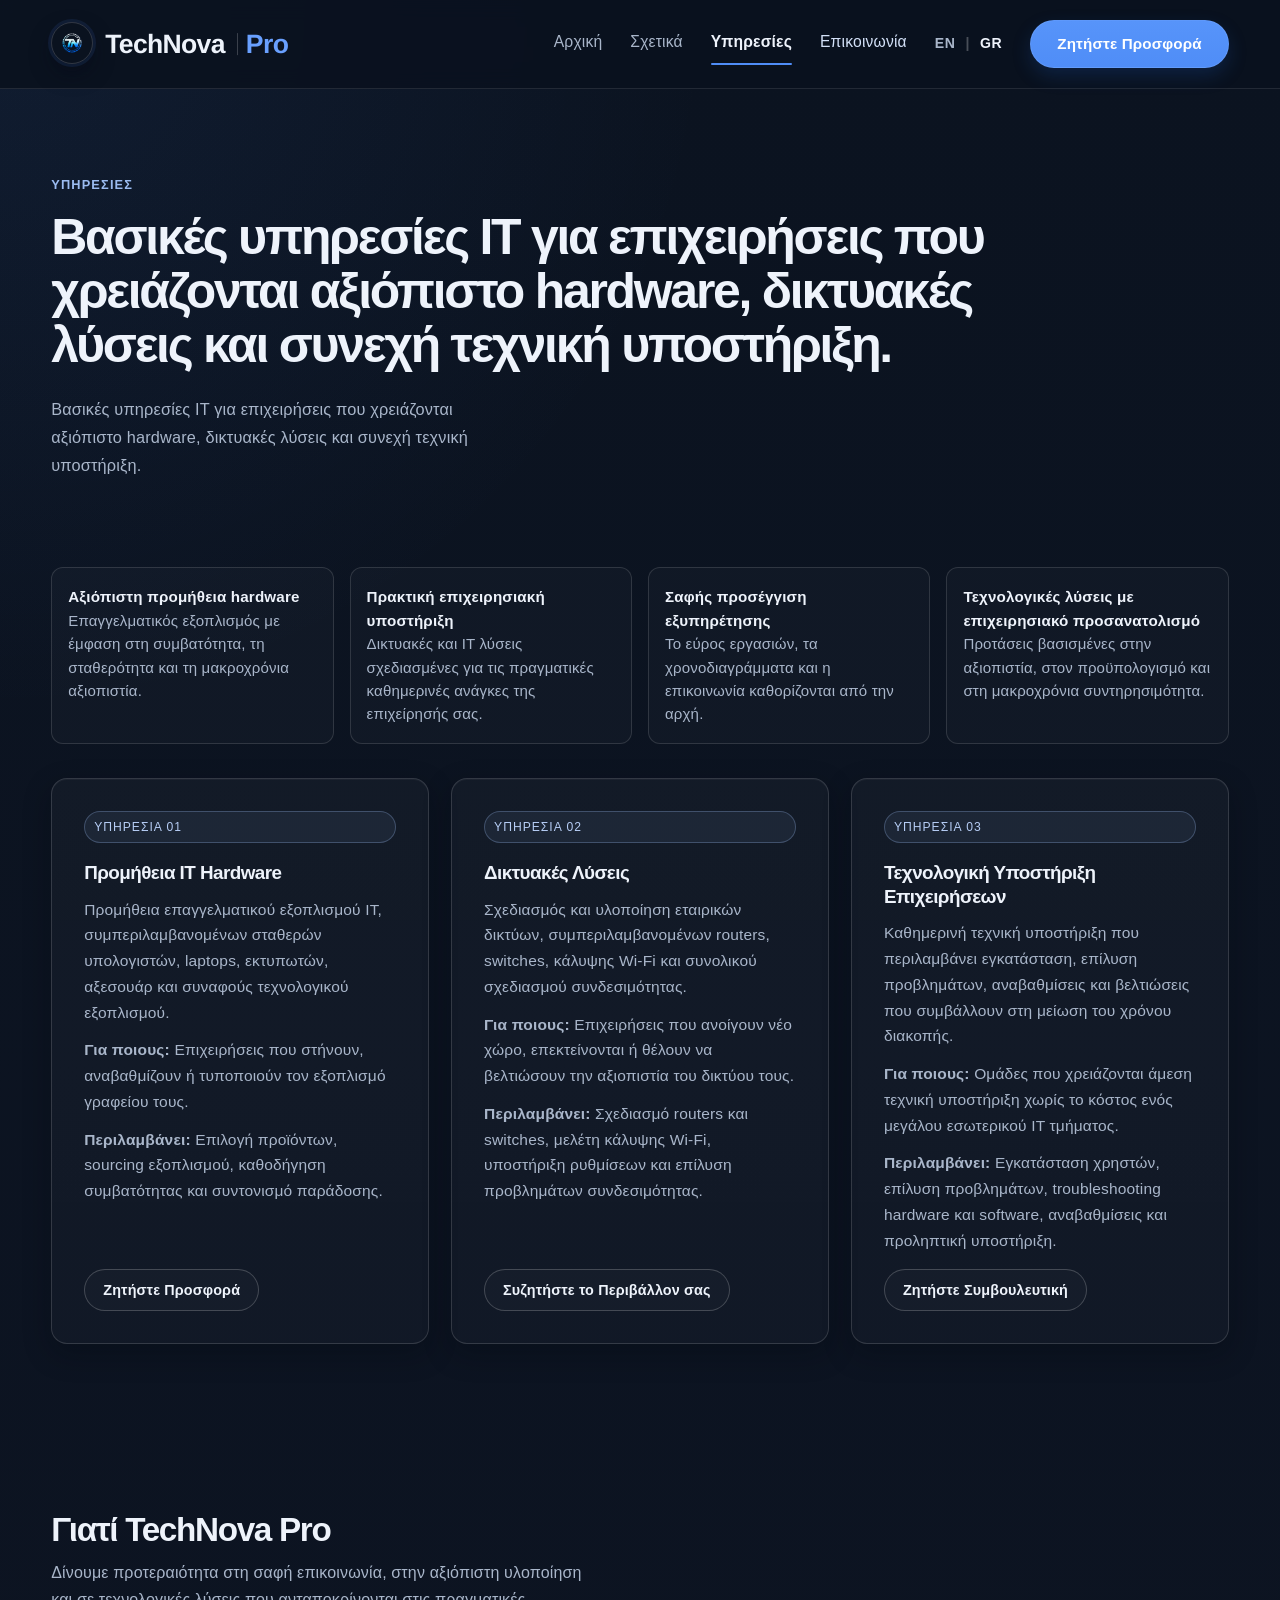
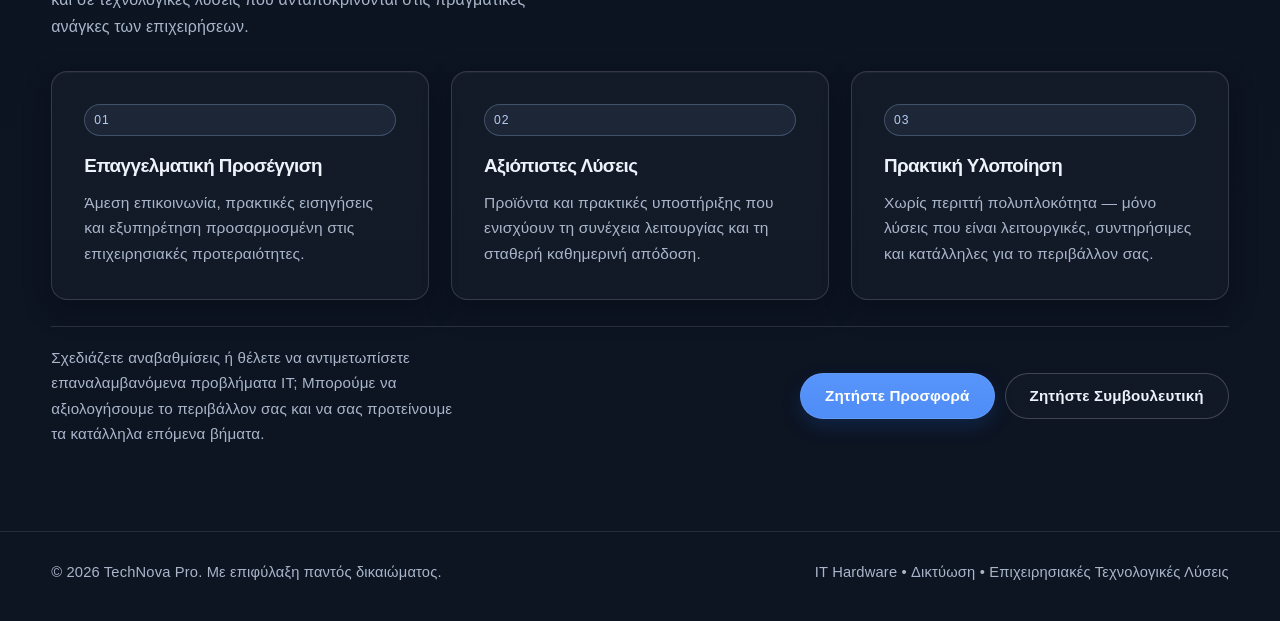
<file: gr/services.html>
<!doctype html>
<html lang="el">
  <head>
    <meta charset="UTF-8" />
    <meta name="viewport" content="width=device-width, initial-scale=1.0" />
    <title>Υπηρεσίες | TechNova Pro</title>
    <meta
      name="description"
      content="Βασικές υπηρεσίες IT για επιχειρήσεις που χρειάζονται αξιόπιστο hardware, δικτυακές λύσεις και συνεχή τεχνική υποστήριξη."
    />
    <meta name="theme-color" content="#0d1422" />
    <link rel="canonical" href="https://technova-pro.com/gr/services.html" />
    <link rel="alternate" hreflang="el" href="https://technova-pro.com/gr/services.html" />
    <link rel="alternate" hreflang="en" href="https://technova-pro.com/services.html" />
    <link rel="icon" type="image/png" href="/favicon-32x32.png" />
    <link rel="manifest" href="/site.webmanifest" />
    <script async src="https://www.googletagmanager.com/gtag/js?id=G-CLG16D0WDW"></script>
    <script>
      window.dataLayer = window.dataLayer || [];
      function gtag(){dataLayer.push(arguments);}
      gtag('js', new Date());
      gtag('config', 'G-CLG16D0WDW');
    </script>
    <link rel="preload" href="/style.css" as="style" />
    <link rel="stylesheet" href="/style.css" />
  </head>
  <body>
    <header class="site-header">
      <div class="container nav">
        <a href="index.html" class="brand">
          <img src="/assets/logo-mark.png" alt="Λογότυπο TechNova Pro" class="brand-logo" />
          TechNova <span>Pro</span>
        </a>

        <div class="nav-right">
          <nav class="nav-links" aria-label="Κύρια πλοήγηση">
            <a href="index.html">Αρχική</a>
            <a href="about.html">Σχετικά</a>
            <a href="services.html" aria-current="page">Υπηρεσίες</a>
            <a href="contact.html" class="nav-contact-link">Επικοινωνία</a>
          </nav>
          <div class="lang-switcher" aria-label="Εναλλαγή γλώσσας">
            <a href="/services.html">EN</a>
            <span>|</span>
            <a href="services.html" aria-current="true">GR</a>
          </div>
          <a href="contact.html#contact-form" class="btn">Ζητήστε Προσφορά</a>
        </div>
      </div>
    </header>

    <main>
      <section class="page-hero">
        <div class="container">
          <div class="hero-label">Υπηρεσίες</div>
          <h1>Βασικές υπηρεσίες IT για επιχειρήσεις που χρειάζονται αξιόπιστο hardware, δικτυακές λύσεις και συνεχή τεχνική υποστήριξη.</h1>
          <p>
            Βασικές υπηρεσίες IT για επιχειρήσεις που χρειάζονται αξιόπιστο hardware, δικτυακές λύσεις και συνεχή τεχνική υποστήριξη.
          </p>
        </div>
      </section>

      <section class="credibility">
        <div class="container">
          <h2 class="visually-hidden">Σημεία Εμπιστοσύνης</h2>
          <div class="trust-grid">
            <div class="trust-item">
              <strong>Αξιόπιστη προμήθεια hardware</strong><br />
              Επαγγελματικός εξοπλισμός με έμφαση στη συμβατότητα, τη σταθερότητα και τη μακροχρόνια αξιοπιστία.
            </div>
            <div class="trust-item">
              <strong>Πρακτική επιχειρησιακή υποστήριξη</strong><br />
              Δικτυακές και IT λύσεις σχεδιασμένες για τις πραγματικές καθημερινές ανάγκες της επιχείρησής σας.
            </div>
            <div class="trust-item">
              <strong>Σαφής προσέγγιση εξυπηρέτησης</strong><br />
              Το εύρος εργασιών, τα χρονοδιαγράμματα και η επικοινωνία καθορίζονται από την αρχή.
            </div>
            <div class="trust-item">
              <strong>Τεχνολογικές λύσεις με επιχειρησιακό προσανατολισμό</strong><br />
              Προτάσεις βασισμένες στην αξιοπιστία, στον προϋπολογισμό και στη μακροχρόνια συντηρησιμότητα.
            </div>
          </div>
        </div>
      </section>

      <section class="page-shell">
        <div class="container">
          <h2 class="visually-hidden">Κατηγορίες Υπηρεσιών</h2>
          <div class="services-grid">
            <article class="card">
              <div class="card-tag">Υπηρεσία 01</div>
              <h3>Προμήθεια IT Hardware</h3>
              <p>
                Προμήθεια επαγγελματικού εξοπλισμού IT, συμπεριλαμβανομένων σταθερών υπολογιστών, laptops, εκτυπωτών, αξεσουάρ και συναφούς τεχνολογικού εξοπλισμού.
              </p>
              <p>
                <strong>Για ποιους:</strong> Επιχειρήσεις που στήνουν, αναβαθμίζουν ή τυποποιούν τον εξοπλισμό γραφείου τους.
              </p>
              <p>
                <strong>Περιλαμβάνει:</strong> Επιλογή προϊόντων, sourcing εξοπλισμού, καθοδήγηση συμβατότητας και συντονισμό παράδοσης.
              </p>
              <div class="card-cta">
                <a href="contact.html#contact-form" class="btn-outline">Ζητήστε Προσφορά</a>
              </div>
            </article>

            <article class="card">
              <div class="card-tag">Υπηρεσία 02</div>
              <h3>Δικτυακές Λύσεις</h3>
              <p>
                Σχεδιασμός και υλοποίηση εταιρικών δικτύων, συμπεριλαμβανομένων routers, switches, κάλυψης Wi-Fi και συνολικού σχεδιασμού συνδεσιμότητας.
              </p>
              <p>
                <strong>Για ποιους:</strong> Επιχειρήσεις που ανοίγουν νέο χώρο, επεκτείνονται ή θέλουν να βελτιώσουν την αξιοπιστία του δικτύου τους.
              </p>
              <p>
                <strong>Περιλαμβάνει:</strong> Σχεδιασμό routers και switches, μελέτη κάλυψης Wi-Fi, υποστήριξη ρυθμίσεων και επίλυση προβλημάτων συνδεσιμότητας.
              </p>
              <div class="card-cta">
                <a href="contact.html#contact-form" class="btn-outline">Συζητήστε το Περιβάλλον σας</a>
              </div>
            </article>

            <article class="card">
              <div class="card-tag">Υπηρεσία 03</div>
              <h3>Τεχνολογική Υποστήριξη Επιχειρήσεων</h3>
              <p>
                Καθημερινή τεχνική υποστήριξη που περιλαμβάνει εγκατάσταση, επίλυση προβλημάτων, αναβαθμίσεις και βελτιώσεις που συμβάλλουν στη μείωση του χρόνου διακοπής.
              </p>
              <p>
                <strong>Για ποιους:</strong> Ομάδες που χρειάζονται άμεση τεχνική υποστήριξη χωρίς το κόστος ενός μεγάλου εσωτερικού IT τμήματος.
              </p>
              <p>
                <strong>Περιλαμβάνει:</strong> Εγκατάσταση χρηστών, επίλυση προβλημάτων, troubleshooting hardware και software, αναβαθμίσεις και προληπτική υποστήριξη.
              </p>
              <div class="card-cta">
                <a href="contact.html#contact-form" class="btn-outline">Ζητήστε Συμβουλευτική</a>
              </div>
            </article>
          </div>

        </div>
      </section>

      <section>
        <div class="container">
          <div class="section-head">
            <div>
              <h2>Γιατί TechNova Pro</h2>
              <p>
                Δίνουμε προτεραιότητα στη σαφή επικοινωνία, στην αξιόπιστη υλοποίηση και σε τεχνολογικές λύσεις που ανταποκρίνονται στις πραγματικές ανάγκες των επιχειρήσεων.
              </p>
            </div>
          </div>

          <div class="why-grid">
            <article class="card">
              <div class="card-tag">01</div>
              <h3>Επαγγελματική Προσέγγιση</h3>
              <p>
                Άμεση επικοινωνία, πρακτικές εισηγήσεις και εξυπηρέτηση
                προσαρμοσμένη στις επιχειρησιακές προτεραιότητες.
              </p>
            </article>

            <article class="card">
              <div class="card-tag">02</div>
              <h3>Αξιόπιστες Λύσεις</h3>
              <p>
                Προϊόντα και πρακτικές υποστήριξης που ενισχύουν τη συνέχεια λειτουργίας και τη σταθερή καθημερινή απόδοση.
              </p>
            </article>

            <article class="card">
              <div class="card-tag">03</div>
              <h3>Πρακτική Υλοποίηση</h3>
              <p>
                Χωρίς περιττή πολυπλοκότητα — μόνο λύσεις που είναι λειτουργικές, συντηρήσιμες και κατάλληλες για το περιβάλλον σας.
              </p>
            </article>
          </div>

          <div class="section-cta">
            <p>
              Σχεδιάζετε αναβαθμίσεις ή θέλετε να αντιμετωπίσετε επαναλαμβανόμενα προβλήματα IT; Μπορούμε να αξιολογήσουμε το περιβάλλον σας και να σας προτείνουμε τα κατάλληλα επόμενα βήματα.
            </p>
            <div class="section-cta-actions">
              <a href="contact.html#contact-form" class="btn">Ζητήστε Προσφορά</a>
              <a href="contact.html#contact-form" class="btn-outline">Ζητήστε Συμβουλευτική</a>
            </div>
          </div>
        </div>
      </section>
    </main>

    <footer class="site-footer">
      <div class="container footer-row">
        <p>&copy; 2026 TechNova Pro. Με επιφύλαξη παντός δικαιώματος.</p>
        <p>IT Hardware &bull; Δικτύωση &bull; Επιχειρησιακές Τεχνολογικές Λύσεις</p>
      </div>
    </footer>
  </body>
</html>
</file>
<file: style.css>
:root {
  --bg: #0d1422;
  --panel: #121c2d;
  --panel-2: #162235;
  --line: rgba(255, 255, 255, 0.1);
  --text: #eef3fb;
  --muted: #a9b6ca;
  --accent: #4f8df7;
  --accent-dark: #3d77dc;
  --max-width: 1180px;
  --radius: 16px;
  --soft-shadow: 0 10px 28px rgba(3, 8, 16, 0.32);
  --panel-shadow: 0 18px 46px rgba(2, 8, 20, 0.42);
  --card-bg: rgba(255, 255, 255, 0.03);
  --card-bg-soft: rgba(255, 255, 255, 0.024);
  --card-border: rgba(255, 255, 255, 0.14);
}

* {
  box-sizing: border-box;
  margin: 0;
  padding: 0;
}

html {
  scroll-behavior: smooth;
}

body {
  font-family: Inter, "Segoe UI", Roboto, Helvetica, Arial, sans-serif;
  background:
    radial-gradient(
      circle at top left,
      rgba(79, 141, 247, 0.08),
      transparent 28%
    ),
    linear-gradient(180deg, #0b1320 0%, #0d1422 100%);
  color: var(--text);
  line-height: 1.68;
  letter-spacing: 0.01em;
}

a {
  color: inherit;
  text-decoration: none;
}

.visually-hidden {
  position: absolute;
  width: 1px;
  height: 1px;
  padding: 0;
  margin: -1px;
  overflow: hidden;
  clip: rect(0, 0, 0, 0);
  white-space: nowrap;
  border: 0;
}

.container {
  width: min(92%, var(--max-width));
  margin: 0 auto;
}

.site-header {
  position: sticky;
  top: 0;
  z-index: 20;
  background: rgba(10, 18, 31, 0.92);
  backdrop-filter: blur(10px);
  border-bottom: 1px solid var(--line);
}

.nav {
  display: flex;
  align-items: center;
  justify-content: space-between;
  padding: 20px 0;
  gap: 24px;
}

.brand {
  display: inline-flex;
  align-items: center;
  gap: 12px;
  font-size: 1.66rem;
  font-weight: 700;
  letter-spacing: -0.025em;
  line-height: 1;
  color: #eef3fb;
  text-rendering: geometricPrecision;
}

.brand-logo {
  width: 42px;
  height: 42px;
  border-radius: 50%;
  object-fit: cover;
  flex-shrink: 0;
  display: block;
  transform: translateY(-1px);
  border: 1px solid rgba(255, 255, 255, 0.16);
  box-shadow:
    0 0 0 3px rgba(79, 141, 247, 0.1),
    0 10px 22px rgba(4, 10, 20, 0.42);
}

.brand span {
  color: #69a0ff;
  font-weight: 700;
  letter-spacing: -0.02em;
}

.brand span::before {
  content: "";
  display: inline-block;
  width: 1px;
  height: 0.82em;
  margin-right: 8px;
  background: rgba(255, 255, 255, 0.2);
  transform: translateY(0.08em);
}

.nav-right {
  display: flex;
  align-items: center;
  gap: 28px;
}

.lang-switcher {
  display: inline-flex;
  align-items: center;
  gap: 10px;
  color: var(--muted);
  font-size: 0.88rem;
  font-weight: 600;
  letter-spacing: 0.04em;
  text-transform: uppercase;
}

.lang-switcher a {
  color: var(--muted);
  transition: color 0.18s ease;
}

.lang-switcher a:hover,
.lang-switcher a[aria-current="true"] {
  color: var(--text);
}

.lang-switcher span {
  color: rgba(255, 255, 255, 0.26);
}

.nav-links {
  display: flex;
  gap: 28px;
  color: var(--muted);
  font-size: 0.98rem;
}

.nav-links a {
  position: relative;
  padding-bottom: 4px;
}

.nav-links a:hover,
.nav-links a[aria-current="page"] {
  color: var(--text);
}

.nav-links .nav-contact-link {
  color: #d3e1f8;
  font-weight: 500;
}

.nav-links .nav-contact-link:hover {
  color: var(--text);
}

.nav-links a[aria-current="page"] {
  font-weight: 600;
}

.nav-links a[aria-current="page"]::after {
  content: "";
  position: absolute;
  left: 0;
  right: 0;
  bottom: -6px;
  height: 2px;
  border-radius: 999px;
  background: var(--accent);
}

.btn,
.btn-outline {
  display: inline-flex;
  align-items: center;
  justify-content: center;
  gap: 8px;
  border-radius: 999px;
  min-height: 46px;
  padding: 0 24px;
  font-size: 0.95rem;
  font-weight: 600;
  line-height: 1;
  letter-spacing: 0.01em;
  transition:
    transform 0.18s ease,
    background-color 0.18s ease,
    border-color 0.18s ease,
    box-shadow 0.18s ease,
    color 0.18s ease;
  border: none;
  cursor: pointer;
  text-wrap: balance;
}

.btn {
  background: linear-gradient(180deg, #5794fa 0%, #4f8df7 100%);
  color: #ffffff;
  border: 1px solid rgba(126, 173, 255, 0.32);
  box-shadow: 0 8px 18px rgba(26, 74, 155, 0.28);
}

.btn:hover {
  background: #4b87ee;
  transform: translateY(-1px);
  box-shadow: 0 10px 22px rgba(24, 68, 142, 0.3);
}

.btn:disabled {
  cursor: wait;
  opacity: 0.88;
  transform: none;
}

.btn-outline {
  border: 1px solid rgba(255, 255, 255, 0.2);
  color: var(--text);
  background: rgba(255, 255, 255, 0.02);
}

.btn-outline:hover {
  background: rgba(255, 255, 255, 0.05);
  border-color: rgba(255, 255, 255, 0.32);
  transform: translateY(-1px);
}

.btn:active,
.btn-outline:active {
  transform: translateY(0);
}

.nav-right > .btn {
  min-height: 48px;
  padding-inline: 26px;
}

.form-card .btn {
  width: 100%;
  min-height: 50px;
  justify-content: center;
}

section {
  padding: 84px 0;
}

.hero {
  padding: 98px 0 76px;
}

.hero-grid,
.about-grid,
.contact-grid,
.page-grid {
  display: grid;
  gap: 24px;
}

.hero-grid {
  grid-template-columns: minmax(0, 1fr) minmax(380px, 0.92fr);
  gap: 58px;
  align-items: center;
}

.hero-grid > div:first-child {
  max-width: 620px;
}

.hero-label {
  display: inline-block;
  margin-bottom: 16px;
  color: #9bbcf1;
  font-size: 0.8rem;
  font-weight: 700;
  letter-spacing: 0.09em;
  text-transform: uppercase;
}

.hero h1,
.page-hero h1 {
  font-size: clamp(2.5rem, 3.9vw, 4.05rem);
  line-height: 1.08;
  letter-spacing: -0.045em;
  margin-bottom: 22px;
  text-wrap: balance;
}

.hero h1 {
  max-width: 8.6ch;
}

.hero p,
.page-hero p {
  color: var(--muted);
  font-size: 1.02rem;
  max-width: 50ch;
  line-height: 1.72;
  margin-bottom: 34px;
}

.hero-actions {
  display: flex;
  flex-wrap: wrap;
  gap: 12px;
  margin-bottom: 28px;
  align-items: center;
}

.hero-actions .btn,
.hero-actions .btn-outline {
  min-width: 168px;
}

.hero-notes {
  display: flex;
  flex-wrap: wrap;
  gap: 16px;
  color: var(--muted);
  font-size: 0.92rem;
}

.hero-notes span::before {
  content: "\2022";
  color: var(--accent);
  margin-right: 8px;
  font-weight: 700;
}

.hero-panel,
.card,
.about-panel,
.contact-card,
.form-card {
  border: 1px solid var(--card-border);
  border-radius: var(--radius);
  box-shadow: var(--soft-shadow);
}

.hero-panel {
  background: linear-gradient(
    180deg,
    rgba(24, 37, 58, 0.88),
    rgba(13, 22, 35, 0.96)
  );
  border-color: rgba(255, 255, 255, 0.12);
  padding: 36px;
  min-height: 466px;
  display: flex;
  flex-direction: column;
  justify-content: space-between;
  position: relative;
  overflow: hidden;
  box-shadow: var(--panel-shadow);
  max-width: 500px;
  margin-left: auto;
}

.hero-panel::before,
.hero-panel::after {
  content: "";
  position: absolute;
  border-radius: 999px;
  filter: blur(8px);
  opacity: 0.55;
}

.hero-panel::before {
  width: 220px;
  height: 220px;
  right: -70px;
  top: -40px;
  background: radial-gradient(
    circle,
    rgba(79, 141, 247, 0.34),
    transparent 70%
  );
}

.hero-panel::after {
  width: 260px;
  height: 260px;
  left: -90px;
  bottom: -90px;
  background: radial-gradient(
    circle,
    rgba(79, 141, 247, 0.18),
    transparent 70%
  );
}

.panel-top,
.panel-bottom {
  position: relative;
  z-index: 1;
}

.panel-kicker {
  color: #b4caf1;
  font-size: 0.9rem;
  text-transform: uppercase;
  letter-spacing: 0.08em;
  margin-bottom: 14px;
}

.panel-top h3 {
  font-size: 1.66rem;
  line-height: 1.18;
  letter-spacing: -0.03em;
  margin-bottom: 14px;
  max-width: 13ch;
}

.panel-top p {
  color: var(--muted);
  max-width: 34ch;
}

.panel-grid {
  display: grid;
  grid-template-columns: 1fr 1fr;
  gap: 12px;
  margin-top: 22px;
}

.mini-card {
  background: rgba(255, 255, 255, 0.03);
  border: 1px solid rgba(255, 255, 255, 0.13);
  border-radius: 12px;
  padding: 16px 15px;
}

.mini-card strong {
  display: block;
  font-size: 1rem;
  margin-bottom: 6px;
}

.mini-card span {
  color: var(--muted);
  font-size: 0.94rem;
}

.section-head {
  display: flex;
  justify-content: space-between;
  align-items: end;
  gap: 20px;
  margin-bottom: 30px;
}

.section-head.block {
  margin-bottom: 0;
  display: block;
}

.section-head h2 {
  font-size: clamp(1.85rem, 2.6vw, 2.45rem);
  line-height: 1.1;
  letter-spacing: -0.04em;
  margin-bottom: 10px;
  text-wrap: balance;
}

.section-head p,
.text-muted {
  color: var(--muted);
  max-width: 60ch;
  line-height: 1.7;
}

.credibility {
  padding: 26px 0 14px;
}

.trust-grid {
  display: grid;
  grid-template-columns: repeat(4, 1fr);
  gap: 16px;
}

.trust-item {
  background: rgba(255, 255, 255, 0.022);
  border: 1px solid rgba(255, 255, 255, 0.13);
  border-radius: 12px;
  padding: 17px 16px;
  color: var(--muted);
  font-size: 0.94rem;
  line-height: 1.55;
}

.trust-item strong {
  color: var(--text);
  font-size: 0.95rem;
}

.services-grid,
.why-grid {
  display: grid;
  grid-template-columns: repeat(3, 1fr);
  gap: 22px;
}

.card,
.about-panel,
.contact-card,
.form-card {
  background: linear-gradient(
    180deg,
    var(--card-bg),
    var(--card-bg-soft)
  );
  padding: 32px;
  box-shadow:
    var(--soft-shadow),
    inset 0 1px 0 rgba(255, 255, 255, 0.04);
}

.card {
  display: flex;
  flex-direction: column;
  gap: 2px;
}

.card-tag {
  display: inline-block;
  font-size: 0.76rem;
  color: #b6cdf5;
  margin-bottom: 16px;
  letter-spacing: 0.08em;
  text-transform: uppercase;
  padding: 5px 9px;
  border: 1px solid rgba(155, 188, 241, 0.28);
  border-radius: 999px;
  background: rgba(155, 188, 241, 0.08);
}

.card h3,
.contact-card h3,
.form-card h3 {
  font-size: 1.18rem;
  line-height: 1.25;
  margin-bottom: 10px;
  letter-spacing: -0.03em;
}

.panel-title {
  font-size: 1.18rem;
  line-height: 1.25;
  margin-bottom: 8px;
  letter-spacing: -0.02em;
}

.card p {
  color: var(--muted);
  font-size: 0.97rem;
  line-height: 1.66;
  max-width: 56ch;
}

.card p + p {
  margin-top: 10px;
}

.card-cta {
  margin-top: auto;
  padding-top: 14px;
}

.card-cta .btn,
.card-cta .btn-outline {
  min-height: 42px;
  padding-inline: 18px;
  font-size: 0.9rem;
}

.section-cta {
  margin-top: 26px;
  padding-top: 18px;
  border-top: 1px solid rgba(255, 255, 255, 0.12);
  display: flex;
  flex-wrap: wrap;
  align-items: center;
  justify-content: space-between;
  gap: 12px 16px;
}

.section-cta p {
  color: var(--muted);
  font-size: 0.95rem;
  max-width: 48ch;
}

.section-cta-actions {
  display: flex;
  flex-wrap: wrap;
  gap: 10px;
}

.section-cta-actions .btn,
.section-cta-actions .btn-outline {
  min-width: 156px;
}

.about {
  border-top: 1px solid var(--line);
  border-bottom: 1px solid var(--line);
  background: rgba(255, 255, 255, 0.018);
}

.about-grid {
  grid-template-columns: 1fr 0.9fr;
  align-items: stretch;
  gap: 26px;
}

.about-list {
  list-style: none;
  display: grid;
  gap: 12px;
  color: var(--muted);
  margin-top: 16px;
}

.about-list li {
  padding-bottom: 13px;
  border-bottom: 1px solid rgba(255, 255, 255, 0.06);
}

.about-list li:last-child {
  border-bottom: none;
  padding-bottom: 0;
}

.page-hero {
  padding: 82px 0 28px;
}

.page-shell {
  padding-top: 20px;
}

.faq-compact {
  padding: 18px 0 6px;
}

.faq-grid {
  display: grid;
  grid-template-columns: repeat(2, minmax(0, 1fr));
  gap: 14px;
}

.faq-item {
  background: linear-gradient(
    180deg,
    rgba(255, 255, 255, 0.03),
    rgba(255, 255, 255, 0.022)
  );
  border: 1px solid rgba(255, 255, 255, 0.14);
  border-radius: 12px;
  padding: 18px 18px 16px;
}

.faq-item h3 {
  font-size: 1rem;
  line-height: 1.35;
  letter-spacing: -0.02em;
  margin-bottom: 7px;
}

.faq-item p {
  color: var(--muted);
  font-size: 0.93rem;
  line-height: 1.6;
  max-width: 48ch;
}

.page-grid {
  grid-template-columns: repeat(2, minmax(0, 1fr));
}

.contact-grid {
  grid-template-columns: 0.9fr 1.1fr;
}

.contact-block {
  margin-top: 20px;
  display: grid;
  gap: 14px;
}

.contact-block div strong {
  display: block;
  margin-bottom: 4px;
  font-size: 0.96rem;
}

.contact-block div span {
  color: var(--muted);
}

.contact-block a {
  color: var(--text);
  text-decoration: underline;
  text-decoration-color: rgba(255, 255, 255, 0.3);
  text-underline-offset: 2px;
}

.contact-block a:hover {
  text-decoration-color: rgba(255, 255, 255, 0.6);
}

.services-grid .card,
.why-grid .card,
.about-grid .about-panel,
.contact-grid .contact-card,
.contact-grid .form-card {
  height: 100%;
}

form {
  display: grid;
  gap: 14px;
  margin-top: 20px;
}

#contact-form {
  gap: 12px;
}

input,
select,
textarea {
  width: 100%;
  font: inherit;
  color: var(--text);
  background: rgba(255, 255, 255, 0.035);
  border: 1px solid var(--line);
  border-radius: 12px;
  padding: 14px 15px;
  line-height: 1.45;
  transition: border-color 0.2s ease, box-shadow 0.2s ease, background 0.2s ease;
}

textarea {
  min-height: 165px;
  resize: vertical;
}

input::placeholder,
textarea::placeholder {
  color: #8fa1bb;
}

select {
  appearance: none;
  background-image:
    linear-gradient(45deg, transparent 50%, #8fa1bb 50%),
    linear-gradient(135deg, #8fa1bb 50%, transparent 50%);
  background-position:
    calc(100% - 18px) calc(50% - 3px),
    calc(100% - 13px) calc(50% - 3px);
  background-size: 5px 5px, 5px 5px;
  background-repeat: no-repeat;
  padding-right: 36px;
}

.form-row {
  display: grid;
  grid-template-columns: repeat(2, minmax(0, 1fr));
  gap: 12px;
}

.form-field {
  display: grid;
  gap: 7px;
}

.form-field label {
  font-size: 0.86rem;
  font-weight: 600;
  color: #c6d4e9;
  letter-spacing: 0.01em;
}

#contact-form .btn {
  margin-top: 4px;
}

#contact-form .form-status {
  margin-top: 6px;
  padding: 12px 13px;
  border-radius: 10px;
  border: 1px solid transparent;
  font-size: 0.9rem;
  line-height: 1.55;
  letter-spacing: 0.005em;
}

#contact-form .form-status[hidden] {
  display: none;
}

#contact-form .form-status-success {
  color: #d4f2dc;
  background: rgba(48, 114, 73, 0.26);
  border-color: rgba(132, 209, 156, 0.34);
}

#contact-form .form-status-error {
  color: #ffd7d7;
  background: rgba(136, 59, 59, 0.24);
  border-color: rgba(227, 134, 134, 0.38);
}

.site-footer {
  padding: 28px 0 36px;
  border-top: 1px solid var(--line);
  color: var(--muted);
  font-size: 0.92rem;
}

.footer-row {
  display: flex;
  justify-content: space-between;
  gap: 20px;
  flex-wrap: wrap;
}

a:focus-visible,
input:focus-visible,
textarea:focus-visible,
button:focus-visible {
  outline: none;
  border-color: rgba(79, 141, 247, 0.72);
  box-shadow: 0 0 0 3px rgba(79, 141, 247, 0.2);
}

.whatsapp-float {
  position: fixed;
  right: 22px;
  bottom: 22px;
  z-index: 35;
  display: inline-flex;
  align-items: center;
  gap: 8px;
  min-height: 46px;
  padding: 0 15px;
  border-radius: 999px;
  background: #1faa59;
  color: #ffffff;
  font-size: 0.9rem;
  font-weight: 600;
  letter-spacing: 0.01em;
  border: 1px solid rgba(255, 255, 255, 0.24);
  box-shadow: 0 10px 26px rgba(8, 25, 18, 0.38);
}

.whatsapp-float:hover {
  background: #1c9f53;
  transform: translateY(-1px);
}

.whatsapp-float__dot {
  width: 8px;
  height: 8px;
  border-radius: 50%;
  background: rgba(255, 255, 255, 0.9);
}

@media (max-width: 980px) {
  .hero-grid,
  .services-grid,
  .why-grid,
  .faq-grid,
  .about-grid,
  .contact-grid,
  .page-grid {
    grid-template-columns: 1fr;
  }

  .trust-grid {
    grid-template-columns: repeat(2, 1fr);
  }

  .hero-panel {
    min-height: auto;
    max-width: none;
  }
}

@media (max-width: 760px) {
  section {
    padding: 52px 0;
  }

  .hero {
    padding: 54px 0 40px;
  }

  .page-hero {
    padding: 50px 0 18px;
  }

  .page-shell {
    padding-top: 14px;
  }

  .nav {
    flex-direction: column;
    align-items: flex-start;
    padding: 14px 0;
    gap: 14px;
  }

  .nav-right {
    width: 100%;
    flex-direction: column-reverse;
    align-items: stretch;
    gap: 12px;
  }

  .lang-switcher {
    justify-content: flex-start;
  }

  .nav-links {
    width: 100%;
    flex-wrap: wrap;
    gap: 10px 14px;
    font-size: 0.95rem;
  }

  .nav-right > .btn {
    width: 100%;
    min-height: 46px;
  }

  .nav-links a[aria-current="page"]::after {
    bottom: -4px;
  }

  .hero h1 {
    font-size: clamp(1.98rem, 8.4vw, 2.65rem);
    line-height: 1.1;
    max-width: 100%;
  }

  .hero p,
  .page-hero p {
    font-size: 0.98rem;
    line-height: 1.68;
    margin-bottom: 20px;
  }

  .hero-actions {
    margin-bottom: 20px;
  }

  .hero-actions .btn,
  .hero-actions .btn-outline {
    width: 100%;
  }

  .hero-notes {
    gap: 10px 14px;
    font-size: 0.9rem;
  }

  .hero-panel {
    border-radius: 18px;
    padding: 20px;
  }

  .panel-top h3 {
    font-size: 1.45rem;
    max-width: none;
  }

  .panel-grid {
    margin-top: 18px;
  }

  .panel-grid {
    grid-template-columns: 1fr;
  }

  .section-head {
    margin-bottom: 18px;
    align-items: flex-start;
  }

  .section-head h2 {
    margin-bottom: 8px;
  }

  .card,
  .about-panel,
  .contact-card,
  .form-card {
    padding: 20px;
  }

  .card-cta .btn,
  .card-cta .btn-outline {
    width: 100%;
  }

  .section-cta {
    align-items: flex-start;
  }

  .section-cta-actions {
    width: 100%;
  }

  .section-cta-actions .btn,
  .section-cta-actions .btn-outline {
    width: 100%;
  }

  .trust-grid {
    grid-template-columns: 1fr;
  }

  .trust-item {
    padding: 12px 14px;
    font-size: 0.92rem;
  }

  form {
    gap: 12px;
  }

  input,
  select,
  textarea {
    padding: 12px 13px;
  }

  textarea {
    min-height: 130px;
  }

  .form-row {
    grid-template-columns: 1fr;
    gap: 10px;
  }

  .site-footer {
    padding: 18px 0 24px;
  }

  .footer-row {
    flex-direction: column;
    gap: 6px;
  }

  .brand-logo {
    width: 36px;
    height: 36px;
  }

  .whatsapp-float {
    right: 14px;
    bottom: 14px;
    min-height: 42px;
    padding: 0 13px;
    font-size: 0.85rem;
  }

  .whatsapp-float__label {
    display: none;
  }
}
</file>
